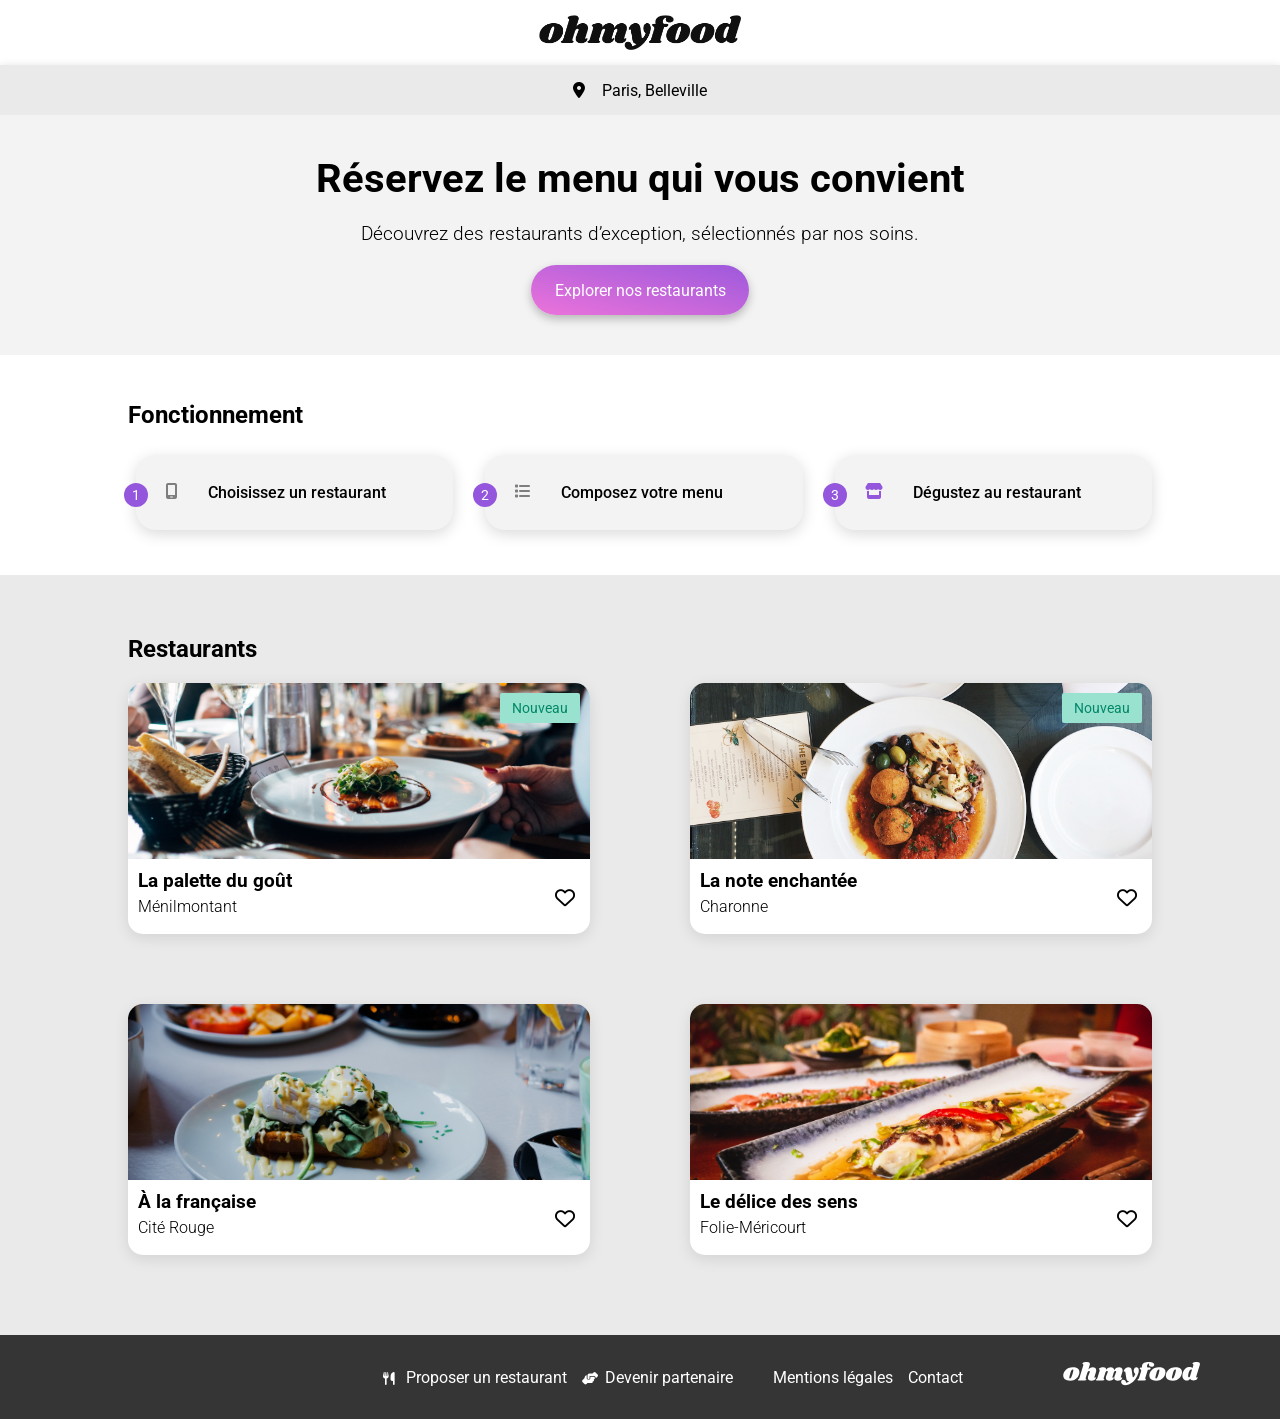
<file: index.html>
<!DOCTYPE html>

<html lang="fr">
    <head>
        <meta charset="utf-8">
        <meta http-equiv="X-UA-Compatible" content="IE=edge">
        <title>ohmyfood</title>
        <meta name="description" content="ohmyfood landing page">
        <meta name="viewport" content="width=device-width, initial-scale=1">
        <link rel="stylesheet" href="https://cdnjs.cloudflare.com/ajax/libs/font-awesome/6.2.1/css/all.min.css" integrity="sha512-MV7K8+y+gLIBoVD59lQIYicR65iaqukzvf/nwasF0nqhPay5w/9lJmVM2hMDcnK1OnMGCdVK+iQrJ7lzPJQd1w==" crossorigin="anonymous" referrerpolicy="no-referrer" />
        <link rel="preconnect" href="https://fonts.googleapis.com">
        <link rel="preconnect" href="https://fonts.gstatic.com" crossorigin>
        <link href="https://fonts.googleapis.com/css2?family=Inter:ital,opsz,wght@0,14..32,100..900;1,14..32,100..900&family=Manrope:wght@200..800&family=Montserrat:ital,wght@0,100..900;1,100..900&family=Shrikhand&display=swap" rel="stylesheet">
        <link rel="preconnect" href="https://fonts.googleapis.com">
        <link rel="preconnect" href="https://fonts.gstatic.com" crossorigin>
        <link href="https://fonts.googleapis.com/css2?family=Inter:ital,opsz,wght@0,14..32,100..900;1,14..32,100..900&family=Manrope:wght@200..800&family=Montserrat:ital,wght@0,100..900;1,100..900&family=Roboto:ital,wght@0,100..900;1,100..900&family=Shrikhand&display=swap" rel="stylesheet">
        <link rel="stylesheet" href="assets/style.css">
    </head>
    <body>
        <div class="loader">
            <span class="loader__square"></span>
            <span class="loader__square"></span>
            <span class="loader__square"></span>
        </div>
        <div class="wrapper">
            <header class="header">
                <div class="header__logo">
                    <img class="header__logo-img" src="assets/images/logo/ohmyfood.png" alt="ohmyfood logo">
                </div>
            </header>
            <main class="main">
                <section class="location">
                    <i class="fa-solid fa-location-dot"></i>
                    <p>Paris, Belleville</p>
                </section>
                <section class="explore">
                    <h1 class="explore__title">Réservez le menu qui vous convient</h1>
                    <p class="explore__subtitle">Découvrez des restaurants d’exception, sélectionnés par nos soins.</p>
                    <a class="explore__button" href="#restaurants-section">Explorer nos restaurants</a>
                </section>
                <section class="steps">
                    <div class="steps__content">
                        <h2 class="steps__title">Fonctionnement</h2>
                        <div class="steps__wrapper">
                            <div class="steps__box">
                                <span class="steps__box-number">1</span>
                                <i class="fa-solid fa-mobile-screen steps__box-icon"></i>
                                <p class="steps__box-text">Choisissez un restaurant</p>
                            </div>
                            <div class="steps__box">
                                <span class="steps__box-number">2</span>
                                <i class="fa-solid fa-list steps__box-icon"></i>
                                <p class="steps__box-text">Composez votre menu</p>
                            </div>
                            <div class="steps__box">
                                <span class="steps__box-number">3</span>
                                <i class="fa-solid fa-store steps__box-icon steps__box-purple"></i>
                                <p class="steps__box-text">Dégustez au restaurant</p>
                            </div>
                        </div>
                    </div>
                </section>
                <section class="restaurants">
                    <div class="restaurant__wrapper">
                        <h2 class="restaurants__title" id="restaurants-section">Restaurants</h2>
                        <div class="restaurants__cards-container">
                            <div class="restaurants__wrapper">
                                <a href="restaurants/palette_du_gout.html">
                                    <article class="restaurants__cards">
                                        <div class="restaurants__cards-img-container">
                                            <img class="restaurants__cards-img" src="assets/images/restaurants/jay-wennington-N_Y88TWmGwA-unsplash.jpg" alt="photo du restaurant La Palette du Gout">
                                            <div class="restaurants__cards-new">
                                                <p>Nouveau</p>
                                            </div>
                                        </div>
                                        <div class="restaurants__cards-text-container">
                                            <div>
                                                <h3 class="restaurants__cards-title">La palette du goût</h3>
                                                <h4 class="restaurants__cards-location">Ménilmontant</h4>
                                            </div>
                                        </div>
                                    </article>
                                </a>
                                <label class="restaurant__checkbox">
                                    <input type="checkbox">
                                    <i class="fa-regular fa-heart restaurants__cards-heart"></i>
                                </label>
                            </div>
                            <div class="restaurants__wrapper">
                                <a href="restaurants/la_note_enchantée.html">
                                    <article class="restaurants__cards">
                                        <div class="restaurants__cards-img-container">
                                            <img class="restaurants__cards-img" src="assets/images/restaurants/stil-u2Lp8tXIcjw-unsplash.jpg" alt="photo du restaurant La Note Enchantée">
                                            <div class="restaurants__cards-new">
                                                <p>Nouveau</p>
                                            </div>
                                        </div>
                                        <div class="restaurants__cards-text-container">
                                            <div>
                                                <h3 class="restaurants__cards-title">La note enchantée</h3>
                                                <h4 class="restaurants__cards-location">Charonne</h4>
                                            </div>
                                        </div>
                                    </article>
                                </a>
                                <label class="restaurant__checkbox">
                                    <input type="checkbox">
                                    <i class="fa-regular fa-heart restaurants__cards-heart"></i>
                                </label>
                            </div>
                            <div class="restaurants__wrapper">
                                <a href="restaurants/a_la_française.html">
                                    <article class="restaurants__cards">
                                        <div class="restaurants__cards-img-container">
                                            <img class="restaurants__cards-img" src="assets/images/restaurants/toa-heftiba-DQKerTsQwi0-unsplash.jpg" alt="photo du restaurant A la Française">
                                        </div> 
                                        <div class="restaurants__cards-text-container">
                                            <div>
                                                <h3 class="restaurants__cards-title">À la française</h3>
                                                <h4 class="restaurants__cards-location">Cité Rouge</h4>
                                            </div>
                                        </div>
                                    </article>
                                </a>
                                <label class="restaurant__checkbox">
                                    <input type="checkbox">
                                    <i class="fa-regular fa-heart restaurants__cards-heart"></i>
                                </label>
                            </div>
                            <div class="restaurants__wrapper">
                                <a href="restaurants/le_délice_des_sens.html">
                                    <article class="restaurants__cards">
                                        <div class="restaurants__cards-img-container">
                                            <img class="restaurants__cards-img" src="assets/images/restaurants/louis-hansel-shotsoflouis-qNBGVyOCY8Q-unsplash.jpg" alt="photo du restaurant Le délice des sens">
                                        </div>
                                        <div class="restaurants__cards-text-container">
                                            <div>
                                                <h3 class="restaurants__cards-title">Le délice des sens</h3>
                                                <h4 class="restaurants__cards-location">Folie-Méricourt</h4>
                                            </div>
                                        </div>
                                    </article>
                                </a>
                                <label class="restaurant__checkbox">
                                    <input type="checkbox">
                                    <i class="fa-regular fa-heart restaurants__cards-heart"></i>
                                </label>
                            </div>
                        </div>
                        
                    </div>
                </section>
            </main>

            <footer class="footer">
                <div class="footer__logo">
                    <svg width="196" height="34" viewBox="0 0 196 34" fill="none" xmlns="http://www.w3.org/2000/svg">
                        <path d="M13.932 7.956C17.196 7.956 19.596 8.61599 21.132 9.936C22.692 11.256 23.472 12.984 23.472 15.12C23.472 15.84 23.376 16.644 23.184 17.532C22.728 19.5 21.876 21.228 20.628 22.716C19.38 24.18 17.844 25.32 16.02 26.136C14.22 26.928 12.264 27.324 10.152 27.324C6.81599 27.324 4.34399 26.664 2.73599 25.344C1.15199 24 0.359985 22.224 0.359985 20.016C0.359985 19.272 0.455985 18.444 0.647985 17.532C1.10399 15.66 1.96799 14.004 3.23999 12.564C4.53599 11.1 6.10799 9.972 7.95599 9.18C9.82799 8.364 11.82 7.956 13.932 7.956ZM13.824 11.16C13.32 11.16 12.78 11.616 12.204 12.528C11.652 13.416 10.992 15.108 10.224 17.604C9.45599 20.1 9.07199 21.852 9.07199 22.86C9.07199 23.388 9.15599 23.748 9.32399 23.94C9.49199 24.108 9.71999 24.192 10.008 24.192C10.512 24.24 11.028 23.808 11.556 22.896C12.108 21.984 12.792 20.208 13.608 17.568C14.352 15.24 14.724 13.548 14.724 12.492C14.724 11.988 14.64 11.64 14.472 11.448C14.328 11.256 14.112 11.16 13.824 11.16Z" fill="currentColor"/>
                        <path d="M44.9899 22.032C44.9419 22.128 44.9179 22.272 44.9179 22.464C44.9179 22.632 44.9539 22.764 45.0259 22.86C45.1219 22.956 45.2419 23.004 45.3859 23.004C45.6739 23.004 45.9139 22.884 46.1059 22.644C46.3219 22.38 46.4659 22.248 46.5379 22.248C46.6579 22.248 46.7539 22.332 46.8259 22.5C46.8979 22.644 46.9339 22.824 46.9339 23.04C46.9579 23.736 46.7299 24.42 46.2499 25.092C45.7699 25.74 45.0619 26.28 44.1259 26.712C43.2139 27.12 42.1099 27.324 40.8139 27.324C39.2299 27.324 37.9699 26.964 37.0339 26.244C36.0979 25.5 35.6179 24.516 35.5939 23.292C35.5939 22.404 35.8099 21.408 36.2419 20.304L38.2219 15.12C38.3419 14.808 38.4019 14.556 38.4019 14.364C38.4019 14.052 38.2939 13.812 38.0779 13.644C37.8859 13.452 37.6459 13.356 37.3579 13.356C36.9019 13.356 36.4339 13.572 35.9539 14.004C35.4979 14.412 35.1259 15.084 34.8379 16.02V15.948L32.5699 23.256C32.4979 23.544 32.4619 23.796 32.4619 24.012C32.4619 24.324 32.5219 24.576 32.6419 24.768C32.7619 24.936 32.9299 25.104 
                            33.1459 25.272C33.3139 25.44 33.4339 25.584 33.5059 25.704C33.5779 25.8 33.5899 25.932 33.5419 26.1C33.4219 26.412 33.1819 26.64 32.8219 26.784C32.4619 26.928 31.9099 27 31.1659 27H22.9579C22.3339 27 21.8779 26.904 21.5899 26.712C21.3019 26.496 21.2059 26.22 21.3019 25.884C21.3979 25.596 21.6499 25.344 22.0579 25.128C22.4179 24.936 22.7179 24.708 22.9579 24.444C23.1979 24.18 23.4019 23.76 23.5699 23.184L29.0419 5.22C29.1139 5.004 29.1499 4.824 29.1499 4.68C29.1499 4.416 29.0779 4.2 28.9339 4.032C28.8139 3.864 28.6459 3.696 28.4299 3.528C28.1899 3.336 28.0099 3.168 27.8899 3.024C27.7939 2.88 27.7819 2.688 27.8539 2.448C27.9979 1.896 28.7539 1.416 30.1219 1.00799C31.4899 0.599996 32.9179 0.395996 34.4059 0.395996C35.7979 0.395996 36.8179 0.659996 37.4659 1.188C38.1379 1.716 38.4739 2.436 38.4739 3.348C38.4739 3.876 38.3899 4.392 38.2219 4.896L36.2779 11.232C37.2139 10.008 38.1979 9.156 39.2299 8.676C40.2859 8.196 41.4259 7.956 42.6499 7.956C44.1139 7.956 45.2899 8.4 
                            46.1779 9.288C47.0899 10.176 47.5459 11.328 47.5459 12.744C47.5459 13.488 47.4259 14.22 47.1859 14.94L44.9899 22.032Z" fill="currentColor"/>
                        <path d="M82.7165 22.032C82.6685 22.128 82.6445 22.272 82.6445 22.464C82.6445 22.632 82.6805 22.764 82.7525 22.86C82.8485 22.956 82.9685 23.004 83.1125 23.004C83.4005 23.004 83.6405 22.884 83.8325 22.644C84.0485 22.38 84.1925 22.248 84.2645 22.248C84.3845 22.248 84.4805 22.332 84.5525 22.5C84.6245 22.644 84.6605 22.824 84.6605 23.04C84.6845 23.736 84.4565 24.42 83.9765 25.092C83.4965 25.74 82.7885 26.28 81.8525 26.712C80.9405 27.12 79.8365 27.324 78.5405 27.324C76.9565 27.324 75.6965 26.964 74.7605 26.244C73.8245 25.5 73.3445 24.516 73.3205 23.292C73.3205 22.404 73.5365 21.408 73.9685 20.304L75.9485 15.12C76.0685 14.808 76.1285 14.556 76.1285 14.364C76.1285 14.052 76.0205 13.812 75.8045 13.644C75.6125 13.452 75.3725 13.356 75.0845 13.356C74.6765 13.356 74.2565 13.536 73.8245 13.896C73.3925 14.256 73.0085 14.82 72.6725 15.588L70.6925 22.032C70.6445 22.128 70.6205 22.272 70.6205 22.464C70.6205 22.632 70.6565 22.764 70.7285 22.86C70.8245 22.956 70.9445 23.004 71.0885 23.004C71.3765 
                            23.004 71.6165 22.884 71.8085 22.644C72.0245 22.38 72.1685 22.248 72.2405 22.248C72.3605 22.248 72.4565 22.332 72.5285 22.5C72.6005 22.644 72.6365 22.824 72.6365 23.04C72.6605 23.736 72.4325 24.42 71.9525 25.092C71.4725 25.74 70.7645 26.28 69.8285 26.712C68.9165 27.12 67.8125 27.324 66.5165 27.324C64.9325 27.324 63.6725 26.964 62.7365 26.244C61.8005 25.5 61.3205 24.516 61.2965 23.292C61.2965 22.404 61.5125 21.408 61.9445 20.304L63.9245 15.12C64.0445 14.808 64.1045 14.556 64.1045 14.364C64.1045 14.052 63.9965 13.812 63.7805 13.644C63.5885 13.452 63.3485 13.356 63.0605 13.356C62.6525 13.356 62.2325 13.536 61.8005 13.896C61.3685 14.232 61.0085 14.784 60.7205 15.552L58.3445 23.256C58.2485 23.52 58.2005 23.772 58.2005 24.012C58.2005 24.3 58.2605 24.54 58.3805 24.732C58.5005 24.9 58.6685 25.08 58.8845 25.272C59.0525 25.416 59.1725 25.548 59.2445 25.668C59.3165 25.788 59.3285 25.932 59.2805 26.1C59.1845 26.412 58.9565 26.64 58.5965 26.784C58.2365 26.928 57.6725 27 56.9045 27H48.6965C48.0725 
                            27 47.6285 26.904 47.3645 26.712C47.0765 26.496 46.9685 26.22 47.0405 25.884C47.1365 25.596 47.3885 
                            25.344 47.7965 25.128C48.1565 24.936 48.4565 24.708 48.6965 24.444C48.9365 24.18 49.1405 23.76 49.3085 23.184L52.5125 12.78C52.5605 12.66 52.5845 12.492 52.5845 12.276C52.5845 12.012 52.5245 11.808 52.4045 11.664C52.3085 11.52 52.1405 11.34 51.9005 11.124C51.6605 10.932 51.4925 10.764 51.3965 10.62C51.3005 10.476 51.2885 10.284 51.3605 10.044C51.5045 9.492 52.2605 9.012 53.6285 8.604C54.9965 8.172 56.4245 7.956 57.9125 7.956C59.0885 7.956 60.0125 8.28 60.6845 8.928C61.3805 9.576 61.7165 10.464 61.6925 11.592C62.6765 10.224 63.7085 9.276 64.7885 8.748C65.8925 8.22 67.0805 7.956 68.3525 7.956C69.7445 7.956 70.8725 8.364 71.7365 9.18C72.6245 9.972 73.1165 11.016 73.2125 12.312C74.2445 10.68 75.3485 9.552 76.5245 8.928C77.7005 8.28 78.9845 7.956 80.3765 7.956C81.8405 7.956 83.0165 8.4 83.9045 9.288C84.8165 10.176 85.2725 11.328 85.2725 12.744C85.2725 13.488 85.1525 14.22 84.9125 14.94L82.7165 22.032Z" fill="currentColor"/>
                        <path d="M104.932 7.956C105.988 7.956 106.828 8.388 107.452 9.252C108.1 10.092 108.424 11.244 108.424 12.708C108.424 13.98 108.196 15.348 107.74 16.812C106.852 19.764 105.424 22.548 103.456 25.164C101.512 27.78 99.2675 29.88 96.7235 31.464C94.2035 33.048 91.6836 33.84 89.1636 33.84C87.9156 33.84 86.8355 33.624 85.9235 33.192C85.0355 32.76 84.3635 32.184 83.9075 31.464C83.4275 30.744 83.1875 29.976 83.1875 29.16C83.1875 28.8 83.2475 28.404 83.3675 27.972C83.5835 27.3 83.9435 26.784 84.4475 26.424C84.9515 26.064 85.5516 25.884 86.2476 25.884C87.3516 25.884 88.2515 26.256 88.9475 27C89.6675 27.768 90.1236 28.812 90.3156 30.132C91.8516 30.06 93.2675 29.4 94.5635 28.152C93.3395 27.936 92.4275 27.528 91.8275 26.928C91.2515 26.304 90.8555 25.344 90.6395 24.048L89.1995 15.228C89.1275 14.772 89.0195 14.46 88.8755 14.292C88.7555 14.1 88.5876 14.004 88.3716 14.004C88.2036 14.004 87.9995 14.088 87.7595 14.256C87.5435 14.424 87.3875 14.508 87.2915 14.508C87.0995 14.508 87.0035 14.304 87.0035 13.896C87.0035 
                            13.56 87.0635 13.2 87.1835 12.816C87.6155 11.448 88.4196 10.296 89.5956 9.36C90.7716 8.4 92.1395 7.92 93.6995 7.92C95.2355 7.92 96.3635 8.376 97.0835 9.288C97.8275 10.2 98.3076 11.604 98.5236 13.5L99.6035 21.42C99.6755 22.02 99.8915 22.32 100.252 22.32C100.684 22.32 101.188 21.936 101.764 21.168C102.34 20.376 102.904 19.26 103.456 17.82C102.736 17.172 102.184 16.428 101.8 15.588C101.416 14.748 101.224 13.848 101.224 12.888C101.224 12.144 101.32 11.472 101.512 10.872C101.8 9.912 102.244 9.192 102.844 8.712C103.468 8.208 104.164 7.956 104.932 7.956Z" fill="currentColor"/>
                        <path d="M122.864 0.395996C125.432 0.395996 127.352 0.791996 128.624 1.584C129.92 2.352 130.568 3.3 130.568 4.428C130.568 5.34 130.184 6.048 129.416 6.552C128.672 7.032 127.688 7.272 126.464 7.272C125.336 7.272 124.46 6.996 123.836 6.444C123.212 5.892 122.9 5.208 122.9 4.392C122.9 3.888 123.056 3.36 123.368 2.808C122.648 2.808 122.048 2.988 121.568 3.348C121.088 3.684 120.716 4.272 120.452 5.112C120.308 5.64 120.236 6.132 120.236 6.588C120.236 7.164 120.332 7.62 120.524 7.956C120.74 8.268 121.04 8.424 121.424 8.424H123.548C124.796 8.424 125.42 8.808 125.42 9.576C125.42 9.672 125.396 9.816 125.348 10.008C125.204 10.536 124.904 10.932 124.448 11.196C124.016 11.46 123.356 11.592 122.468 11.592H121.388L117.824 23.256C117.752 23.544 117.716 23.796 117.716 24.012C117.716 24.324 117.776 24.576 117.896 24.768C118.016 24.936 118.184 25.104 118.4 25.272C118.568 25.44 118.688 25.584 118.76 25.704C118.832 25.8 118.844 25.932 118.796 26.1C118.676 26.412 118.436 26.64 118.076 26.784C117.716 26.928 117.164 27 116.42 
                            27H108.212C107.588 27 107.132 26.904 106.844 26.712C106.556 26.496 106.46 26.22 106.556 25.884C106.652 25.596 106.904 25.344 107.312 25.128C107.672 24.936 107.972 24.708 108.212 24.444C108.452 24.18 108.656 23.76 108.824 23.184L111.632 13.968C111.752 13.608 111.812 13.236 111.812 12.852C111.812 12.372 111.704 12 111.488 11.736C111.296 11.448 110.996 11.136 110.588 10.8C110.324 10.584 110.12 10.404 109.976 10.26C109.856 10.092 109.796 9.9 109.796 9.684C109.772 9.228 109.928 8.904 110.264 8.712C110.624 8.52 111.296 8.424 112.28 8.424H113.18C113.012 7.824 112.928 7.224 112.928 6.624C112.928 6.024 113.036 5.4 113.252 4.752C113.708 3.528 114.68 2.496 116.168 1.65599C117.68 0.815996 119.912 0.395996 122.864 0.395996Z" fill="currentColor"/>
                        <path d="M137.084 7.956C140.348 7.956 142.748 8.61599 144.284 9.936C145.844 11.256 146.624 12.984 146.624 15.12C146.624 15.84 146.528 16.644 146.336 17.532C145.88 19.5 145.028 21.228 143.78 22.716C142.532 24.18 140.996 25.32 139.172 26.136C137.372 26.928 135.416 27.324 133.304 27.324C129.968 27.324 127.496 26.664 125.888 25.344C124.304 24 123.512 22.224 123.512 20.016C123.512 19.272 123.608 18.444 123.8 17.532C124.256 15.66 125.12 14.004 126.392 12.564C127.688 11.1 129.26 9.972 131.108 9.18C132.98 8.364 134.972 7.956 137.084 7.956ZM136.976 11.16C136.472 11.16 135.932 11.616 135.356 12.528C134.804 13.416 134.144 15.108 133.376 17.604C132.608 20.1 132.224 21.852 132.224 22.86C132.224 23.388 132.308 23.748 132.476 23.94C132.644 24.108 132.872 24.192 133.16 24.192C133.664 24.24 134.18 23.808 134.708 22.896C135.26 21.984 135.944 20.208 136.76 17.568C137.504 15.24 137.876 13.548 137.876 12.492C137.876 11.988 137.792 11.64 137.624 11.448C137.48 11.256 137.264 11.16 136.976 11.16Z" fill="currentColor"/>
                        <path d="M160.709 7.956C163.973 7.956 166.373 8.61599 167.909 9.936C169.469 11.256 170.249 12.984 170.249 15.12C170.249 15.84 170.153 16.644 169.961 17.532C169.505 19.5 168.653 21.228 167.405 22.716C166.157 24.18 164.621 25.32 162.797 26.136C160.997 26.928 159.041 27.324 156.929 27.324C153.593 27.324 151.121 26.664 149.513 25.344C147.929 24 147.137 22.224 147.137 20.016C147.137 19.272 147.233 18.444 147.425 17.532C147.881 15.66 148.745 14.004 150.017 12.564C151.313 11.1 152.885 9.972 154.733 9.18C156.605 8.364 158.597 7.956 160.709 7.956ZM160.601 11.16C160.097 11.16 159.557 11.616 158.981 12.528C158.429 13.416 157.769 15.108 157.001 17.604C156.233 20.1 155.849 21.852 155.849 22.86C155.849 23.388 155.933 23.748 156.101 23.94C156.269 24.108 156.497 24.192 156.785 24.192C157.289 24.24 157.805 23.808 158.333 22.896C158.885 21.984 159.569 20.208 160.385 17.568C161.129 15.24 161.501 13.548 161.501 12.492C161.501 11.988 161.417 11.64 161.249 11.448C161.105 11.256 160.889 11.16 160.601 11.16Z" fill="currentColor"/>
                        <path d="M190.526 21.816C190.478 22.008 190.454 22.14 190.454 22.212C190.454 22.38 190.502 22.512 190.598 22.608C190.694 22.704 190.814 22.752 190.958 22.752C191.246 22.752 191.486 22.632 191.678 22.392C191.894 22.128 192.038 21.996 192.11 21.996C192.23 21.996 192.326 22.08 192.398 22.248C192.47 22.416 192.506 22.608 192.506 22.824C192.53 23.472 192.278 24.132 191.75 24.804C191.246 25.476 190.562 26.028 189.698 26.46C188.834 26.892 187.898 27.108 186.89 27.108C185.69 27.108 184.646 26.88 183.758 26.424C182.87 25.968 182.258 25.368 181.922 24.624C181.274 25.464 180.53 26.088 179.69 26.496C178.85 26.904 177.962 27.108 177.026 27.108C175.922 27.108 174.89 26.832 173.93 26.28C172.994 25.728 172.238 24.948 171.662 23.94C171.11 22.908 170.834 21.744 170.834 20.448C170.834 18.264 171.242 16.212 172.058 14.292C172.898 12.348 174.062 10.788 175.55 9.612C177.038 8.412 178.73 7.812 180.626 7.812C181.658 7.812 182.534 7.932 183.254 8.172C183.998 8.412 184.67 8.772 185.27 9.252L186.494 5.22C186.566 5.004 186.602 4.824 186.602 
                            4.68C186.602 4.416 186.53 4.2 186.386 4.032C186.266 3.864 186.098 3.696 185.882 3.528C185.642 3.336 185.462 3.168 185.342 3.024C185.246 2.88 185.234 2.688 185.306 2.448C185.45 1.896 186.206 1.416 187.574 1.00799C188.942 0.599996 190.37 0.395996 191.858 0.395996C193.25 0.395996 194.27 0.659996 194.918 1.188C195.59 1.716 195.926 2.436 195.926 3.348C195.926 3.876 195.842 4.392 195.674 4.896L190.526 21.816ZM184.514 11.7C184.13 11.364 183.71 11.196 183.254 11.196C182.558 11.196 181.874 11.712 181.202 12.744C180.53 13.776 179.99 15.024 179.582 16.488C179.174 17.952 178.982 19.272 179.006 20.448C179.006 21.768 179.438 22.428 180.302 22.428C180.614 22.428 180.878 22.308 181.094 22.068C181.31 21.804 181.514 21.384 181.706 20.808L184.514 11.7Z" fill="currentColor"/>
                    </svg>
                </div>
                <ul class="footer__list">
                    <li class="footer__item">
                        <div class="footer__item-container">
                            <i class="footer__item-icon fa-solid fa-utensils"></i>
                        </div>
                        Proposer un restaurant
                    </li>
                    <li class="footer__item">
                        <div class="footer__item-container">
                            <i class="footer__item-icon fa-solid fa-handshake-angle"></i>
                        </div>
                        Devenir partenaire
                    </li> 
                </ul>
                <ul class="footer__list">
                    <li class="footer__item">Mentions légales</li>
                    <li class="footer__item"><a href="mailto:contact@example.fr">Contact</a></li>
                </ul>
            </footer>
        </div>
    </body>
</html>
</file>
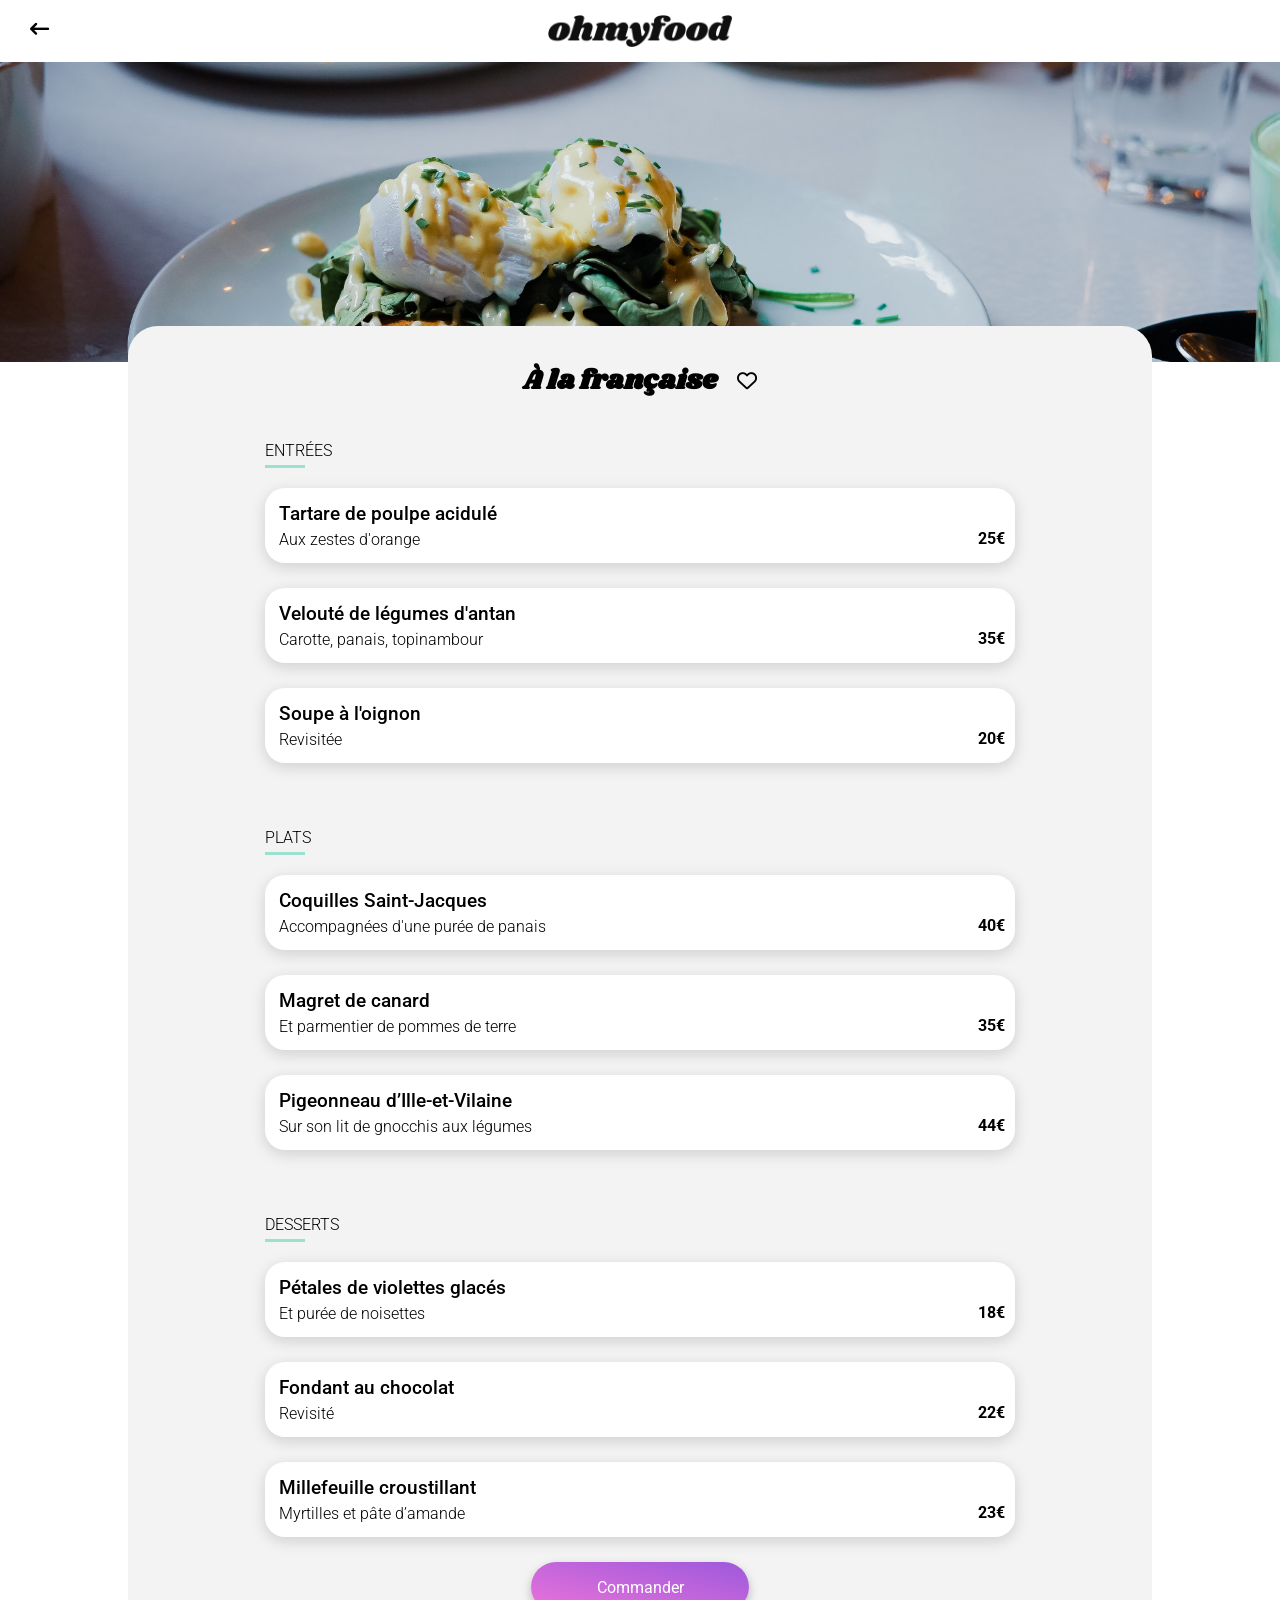
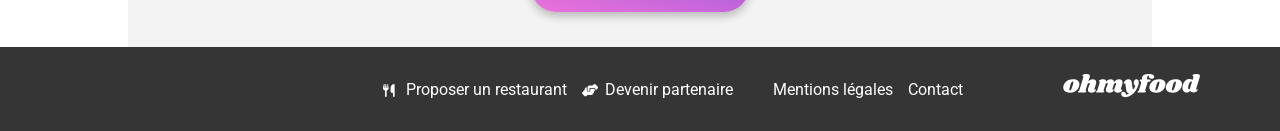
<file: restaurants/a_la_française.html>
<!DOCTYPE html>

<html lang="fr">
    <head>
        <meta charset="utf-8">
        <meta http-equiv="X-UA-Compatible" content="IE=edge">
        <title>ohmyfood - La palette du gout</title>
        <meta name="description" content="carte du restaurant La palette du gout sur ohmyfood">
        <meta name="viewport" content="width=device-width, initial-scale=1">
        <link rel="stylesheet" href="https://cdnjs.cloudflare.com/ajax/libs/font-awesome/6.2.1/css/all.min.css" integrity="sha512-MV7K8+y+gLIBoVD59lQIYicR65iaqukzvf/nwasF0nqhPay5w/9lJmVM2hMDcnK1OnMGCdVK+iQrJ7lzPJQd1w==" crossorigin="anonymous" referrerpolicy="no-referrer" />
        <link rel="preconnect" href="https://fonts.googleapis.com">
        <link rel="preconnect" href="https://fonts.gstatic.com" crossorigin>
        <link href="https://fonts.googleapis.com/css2?family=Inter:ital,opsz,wght@0,14..32,100..900;1,14..32,100..900&family=Manrope:wght@200..800&family=Montserrat:ital,wght@0,100..900;1,100..900&family=Shrikhand&display=swap" rel="stylesheet">
        <link rel="preconnect" href="https://fonts.googleapis.com">
        <link rel="preconnect" href="https://fonts.gstatic.com" crossorigin>
        <link href="https://fonts.googleapis.com/css2?family=Inter:ital,opsz,wght@0,14..32,100..900;1,14..32,100..900&family=Manrope:wght@200..800&family=Montserrat:ital,wght@0,100..900;1,100..900&family=Roboto:ital,wght@0,100..900;1,100..900&family=Shrikhand&display=swap" rel="stylesheet">
        <link rel="stylesheet" href="../assets/style.css">
    </head>
    <body class="body">
        <header class="restaurant-header">
                <a href="../index.html"><i class="fa-solid fa-arrow-left-long restaurant-header__icon"></i></a>
                <img class="restaurant-header__logo" src="../assets/images/logo/ohmyfood.png" alt="ohmyfood logo">
        </header>
        <main class="main__restaurant">
            <div class="menu__img">
                <img src="../assets/images/restaurants/toa-heftiba-DQKerTsQwi0-unsplash.jpg" alt="photo du restaurant">
            </div>
            <div id="wrapper">
                <div class="menu">
                    <div class="restaurant">
                        <h1 class="restaurant__name">À la française</h1>
                        <label class="restaurant__checkbox">
                            <input type="checkbox">
                            <i class="fa-regular fa-heart restaurant__icon"></i>
                        </label>
                    </div>
                    <div class="menu__wrapper">
                        <section class="menu__section">
                            <h2 class="menu__title">Entrées</h2>
                            <span class="menu__bar"></span>
                            <label class="menu__label">
                                <input type="checkbox">
                                <span class="menu__dish">
                                    <span class="menu__dish-text">
                                        <span class="menu__dish-name">Tartare de poulpe acidulé</span>
                                        <span class="menu__dish-description">Aux zestes d'orange</span> 
                                    </span>
                                    <span class="menu__dish-animation">
                                        <span class="menu__dish-price">25€</span>
                                        <span class="menu__dish-check">
                                            <span class="menu__dish-check-icon">
                                                <i class="fa-solid fa-circle-check"></i>
                                            </span>
                                        </span>
                                    </span>
                                </span>
                            </label>
                            <label class="menu__label">
                                <input type="checkbox">
                                <span class="menu__dish">
                                    <span class="menu__dish-text">
                                        <span class="menu__dish-name">Velouté de légumes d'antan</span>
                                        <span class="menu__dish-description">Carotte, panais, topinambour</span> 
                                    </span>
                                    <span class="menu__dish-animation">
                                        <span class="menu__dish-price">35€</span>
                                        <span class="menu__dish-check">
                                            <span class="menu__dish-check-icon">
                                                <i class="fa-solid fa-circle-check"></i>
                                            </span>
                                        </span>
                                    </span>
                                </span>
                            </label>
                            <label class="menu__label">
                                <input type="checkbox">
                                <span class="menu__dish">
                                    <span class="menu__dish-text">
                                        <span class="menu__dish-name">Soupe à l'oignon</span>
                                        <span class="menu__dish-description">Revisitée</span> 
                                    </span>
                                    <span class="menu__dish-animation">
                                        <span class="menu__dish-price">20€</span>
                                        <span class="menu__dish-check">
                                            <span class="menu__dish-check-icon">
                                                <i class="fa-solid fa-circle-check"></i>
                                            </span>
                                        </span>
                                    </span>
                                </span>
                            </label> 
                        </section>
                        <section class="menu__section">
                            <h2 class="menu__title">Plats</h2>
                            <span class="menu__bar"></span>
                            <label class="menu__label">
                                <input type="checkbox">
                                <span class="menu__dish">
                                    <span class="menu__dish-text">
                                        <span class="menu__dish-name">Coquilles Saint-Jacques</span>
                                        <span class="menu__dish-description">Accompagnées d'une purée de panais</span> 
                                    </span>
                                    <span class="menu__dish-animation">
                                        <span class="menu__dish-price">40€</span>
                                        <span class="menu__dish-check">
                                            <span class="menu__dish-check-icon">
                                                <i class="fa-solid fa-circle-check"></i>
                                            </span>
                                        </span>
                                    </span>
                                </span>
                            </label>
                            <label class="menu__label">
                                <input type="checkbox">
                                <span class="menu__dish">
                                    <span class="menu__dish-text">
                                        <span class="menu__dish-name">Magret de canard</span>
                                        <span class="menu__dish-description">Et parmentier de pommes de terre</span> 
                                    </span>
                                    <span class="menu__dish-animation">
                                        <span class="menu__dish-price">35€</span>
                                        <span class="menu__dish-check">
                                            <span class="menu__dish-check-icon">
                                                <i class="fa-solid fa-circle-check"></i>
                                            </span>
                                        </span>
                                    </span>
                                </span>
                            </label>
                            <label class="menu__label">
                                <input type="checkbox">
                                <span class="menu__dish">
                                    <span class="menu__dish-text">
                                        <span class="menu__dish-name">Pigeonneau d’Ille-et-Vilaine</span>
                                        <span class="menu__dish-description">Sur son lit de gnocchis aux légumes</span> 
                                    </span>
                                    <span class="menu__dish-animation">
                                        <span class="menu__dish-price">44€</span>
                                        <span class="menu__dish-check">
                                            <span class="menu__dish-check-icon">
                                                <i class="fa-solid fa-circle-check"></i>
                                            </span>
                                        </span>
                                    </span>
                                </span>
                            </label>
                        </section>
                        <section class="menu__section">
                            <h2 class="menu__title">Desserts</h2>
                            <span class="menu__bar"></span>
                            <label class="menu__label">
                                <input type="checkbox">
                                <span class="menu__dish">
                                    <span class="menu__dish-text">
                                        <span class="menu__dish-name">Pétales de violettes glacés</span>
                                        <span class="menu__dish-description">Et purée de noisettes</span> 
                                    </span>
                                    <span class="menu__dish-animation">
                                        <span class="menu__dish-price">18€</span>
                                        <span class="menu__dish-check">
                                            <span class="menu__dish-check-icon">
                                                <i class="fa-solid fa-circle-check"></i>
                                            </span>
                                        </span>
                                    </span>
                                </span>
                            </label>
                            <label class="menu__label">
                                <input type="checkbox">
                                <span class="menu__dish">
                                    <span class="menu__dish-text">
                                        <span class="menu__dish-name">Fondant au chocolat</span>
                                        <span class="menu__dish-description">Revisité</span> 
                                    </span>
                                    <span class="menu__dish-animation">
                                        <span class="menu__dish-price">22€</span>
                                        <span class="menu__dish-check">
                                            <span class="menu__dish-check-icon">
                                                <i class="fa-solid fa-circle-check"></i>
                                            </span>
                                        </span>
                                    </span>
                                </span>
                            </label>
                            <label class="menu__label">
                                <input type="checkbox">
                                <span class="menu__dish">
                                    <span class="menu__dish-text">
                                        <span class="menu__dish-name">Millefeuille croustillant</span>
                                        <span class="menu__dish-description">Myrtilles et pâte d’amande</span> 
                                    </span>
                                    <span class="menu__dish-animation">
                                        <span class="menu__dish-price">23€</span>
                                        <span class="menu__dish-check">
                                            <span class="menu__dish-check-icon">
                                                <i class="fa-solid fa-circle-check"></i>
                                            </span>
                                        </span>
                                    </span>
                                </span>
                            </label>
                        </section>
                    </div>
                    <div class="menu__button">
                        <button>Commander</button> 
                    </div>
                </div>
            </div>
        </main>
        <footer class="footer">
            <div class="footer__logo">
                <svg width="196" height="34" viewBox="0 0 196 34" fill="none" xmlns="http://www.w3.org/2000/svg">
                    <path d="M13.932 7.956C17.196 7.956 19.596 8.61599 21.132 9.936C22.692 11.256 23.472 12.984 23.472 15.12C23.472 15.84 23.376 16.644 23.184 17.532C22.728 19.5 21.876 21.228 20.628 22.716C19.38 24.18 17.844 25.32 16.02 26.136C14.22 26.928 12.264 27.324 10.152 27.324C6.81599 27.324 4.34399 26.664 2.73599 25.344C1.15199 24 0.359985 22.224 0.359985 20.016C0.359985 19.272 0.455985 18.444 0.647985 17.532C1.10399 15.66 1.96799 14.004 3.23999 12.564C4.53599 11.1 6.10799 9.972 7.95599 9.18C9.82799 8.364 11.82 7.956 13.932 7.956ZM13.824 11.16C13.32 11.16 12.78 11.616 12.204 12.528C11.652 13.416 10.992 15.108 10.224 17.604C9.45599 20.1 9.07199 21.852 9.07199 22.86C9.07199 23.388 9.15599 23.748 9.32399 23.94C9.49199 24.108 9.71999 24.192 10.008 24.192C10.512 24.24 11.028 23.808 11.556 22.896C12.108 21.984 12.792 20.208 13.608 17.568C14.352 15.24 14.724 13.548 14.724 12.492C14.724 11.988 14.64 11.64 14.472 11.448C14.328 11.256 14.112 11.16 13.824 11.16Z" fill="currentColor"/>
                    <path d="M44.9899 22.032C44.9419 22.128 44.9179 22.272 44.9179 22.464C44.9179 22.632 44.9539 22.764 45.0259 22.86C45.1219 22.956 45.2419 23.004 45.3859 23.004C45.6739 23.004 45.9139 22.884 46.1059 22.644C46.3219 22.38 46.4659 22.248 46.5379 22.248C46.6579 22.248 46.7539 22.332 46.8259 22.5C46.8979 22.644 46.9339 22.824 46.9339 23.04C46.9579 23.736 46.7299 24.42 46.2499 25.092C45.7699 25.74 45.0619 26.28 44.1259 26.712C43.2139 27.12 42.1099 27.324 40.8139 27.324C39.2299 27.324 37.9699 26.964 37.0339 26.244C36.0979 25.5 35.6179 24.516 35.5939 23.292C35.5939 22.404 35.8099 21.408 36.2419 20.304L38.2219 15.12C38.3419 14.808 38.4019 14.556 38.4019 14.364C38.4019 14.052 38.2939 13.812 38.0779 13.644C37.8859 13.452 37.6459 13.356 37.3579 13.356C36.9019 13.356 36.4339 13.572 35.9539 14.004C35.4979 14.412 35.1259 15.084 34.8379 16.02V15.948L32.5699 23.256C32.4979 23.544 32.4619 23.796 32.4619 24.012C32.4619 24.324 32.5219 24.576 32.6419 24.768C32.7619 24.936 32.9299 25.104 
                        33.1459 25.272C33.3139 25.44 33.4339 25.584 33.5059 25.704C33.5779 25.8 33.5899 25.932 33.5419 26.1C33.4219 26.412 33.1819 26.64 32.8219 26.784C32.4619 26.928 31.9099 27 31.1659 27H22.9579C22.3339 27 21.8779 26.904 21.5899 26.712C21.3019 26.496 21.2059 26.22 21.3019 25.884C21.3979 25.596 21.6499 25.344 22.0579 25.128C22.4179 24.936 22.7179 24.708 22.9579 24.444C23.1979 24.18 23.4019 23.76 23.5699 23.184L29.0419 5.22C29.1139 5.004 29.1499 4.824 29.1499 4.68C29.1499 4.416 29.0779 4.2 28.9339 4.032C28.8139 3.864 28.6459 3.696 28.4299 3.528C28.1899 3.336 28.0099 3.168 27.8899 3.024C27.7939 2.88 27.7819 2.688 27.8539 2.448C27.9979 1.896 28.7539 1.416 30.1219 1.00799C31.4899 0.599996 32.9179 0.395996 34.4059 0.395996C35.7979 0.395996 36.8179 0.659996 37.4659 1.188C38.1379 1.716 38.4739 2.436 38.4739 3.348C38.4739 3.876 38.3899 4.392 38.2219 4.896L36.2779 11.232C37.2139 10.008 38.1979 9.156 39.2299 8.676C40.2859 8.196 41.4259 7.956 42.6499 7.956C44.1139 7.956 45.2899 8.4 
                        46.1779 9.288C47.0899 10.176 47.5459 11.328 47.5459 12.744C47.5459 13.488 47.4259 14.22 47.1859 14.94L44.9899 22.032Z" fill="currentColor"/>
                    <path d="M82.7165 22.032C82.6685 22.128 82.6445 22.272 82.6445 22.464C82.6445 22.632 82.6805 22.764 82.7525 22.86C82.8485 22.956 82.9685 23.004 83.1125 23.004C83.4005 23.004 83.6405 22.884 83.8325 22.644C84.0485 22.38 84.1925 22.248 84.2645 22.248C84.3845 22.248 84.4805 22.332 84.5525 22.5C84.6245 22.644 84.6605 22.824 84.6605 23.04C84.6845 23.736 84.4565 24.42 83.9765 25.092C83.4965 25.74 82.7885 26.28 81.8525 26.712C80.9405 27.12 79.8365 27.324 78.5405 27.324C76.9565 27.324 75.6965 26.964 74.7605 26.244C73.8245 25.5 73.3445 24.516 73.3205 23.292C73.3205 22.404 73.5365 21.408 73.9685 20.304L75.9485 15.12C76.0685 14.808 76.1285 14.556 76.1285 14.364C76.1285 14.052 76.0205 13.812 75.8045 13.644C75.6125 13.452 75.3725 13.356 75.0845 13.356C74.6765 13.356 74.2565 13.536 73.8245 13.896C73.3925 14.256 73.0085 14.82 72.6725 15.588L70.6925 22.032C70.6445 22.128 70.6205 22.272 70.6205 22.464C70.6205 22.632 70.6565 22.764 70.7285 22.86C70.8245 22.956 70.9445 23.004 71.0885 23.004C71.3765 
                        23.004 71.6165 22.884 71.8085 22.644C72.0245 22.38 72.1685 22.248 72.2405 22.248C72.3605 22.248 72.4565 22.332 72.5285 22.5C72.6005 22.644 72.6365 22.824 72.6365 23.04C72.6605 23.736 72.4325 24.42 71.9525 25.092C71.4725 25.74 70.7645 26.28 69.8285 26.712C68.9165 27.12 67.8125 27.324 66.5165 27.324C64.9325 27.324 63.6725 26.964 62.7365 26.244C61.8005 25.5 61.3205 24.516 61.2965 23.292C61.2965 22.404 61.5125 21.408 61.9445 20.304L63.9245 15.12C64.0445 14.808 64.1045 14.556 64.1045 14.364C64.1045 14.052 63.9965 13.812 63.7805 13.644C63.5885 13.452 63.3485 13.356 63.0605 13.356C62.6525 13.356 62.2325 13.536 61.8005 13.896C61.3685 14.232 61.0085 14.784 60.7205 15.552L58.3445 23.256C58.2485 23.52 58.2005 23.772 58.2005 24.012C58.2005 24.3 58.2605 24.54 58.3805 24.732C58.5005 24.9 58.6685 25.08 58.8845 25.272C59.0525 25.416 59.1725 25.548 59.2445 25.668C59.3165 25.788 59.3285 25.932 59.2805 26.1C59.1845 26.412 58.9565 26.64 58.5965 26.784C58.2365 26.928 57.6725 27 56.9045 27H48.6965C48.0725 
                        27 47.6285 26.904 47.3645 26.712C47.0765 26.496 46.9685 26.22 47.0405 25.884C47.1365 25.596 47.3885 
                        25.344 47.7965 25.128C48.1565 24.936 48.4565 24.708 48.6965 24.444C48.9365 24.18 49.1405 23.76 49.3085 23.184L52.5125 12.78C52.5605 12.66 52.5845 12.492 52.5845 12.276C52.5845 12.012 52.5245 11.808 52.4045 11.664C52.3085 11.52 52.1405 11.34 51.9005 11.124C51.6605 10.932 51.4925 10.764 51.3965 10.62C51.3005 10.476 51.2885 10.284 51.3605 10.044C51.5045 9.492 52.2605 9.012 53.6285 8.604C54.9965 8.172 56.4245 7.956 57.9125 7.956C59.0885 7.956 60.0125 8.28 60.6845 8.928C61.3805 9.576 61.7165 10.464 61.6925 11.592C62.6765 10.224 63.7085 9.276 64.7885 8.748C65.8925 8.22 67.0805 7.956 68.3525 7.956C69.7445 7.956 70.8725 8.364 71.7365 9.18C72.6245 9.972 73.1165 11.016 73.2125 12.312C74.2445 10.68 75.3485 9.552 76.5245 8.928C77.7005 8.28 78.9845 7.956 80.3765 7.956C81.8405 7.956 83.0165 8.4 83.9045 9.288C84.8165 10.176 85.2725 11.328 85.2725 12.744C85.2725 13.488 85.1525 14.22 84.9125 14.94L82.7165 22.032Z" fill="currentColor"/>
                    <path d="M104.932 7.956C105.988 7.956 106.828 8.388 107.452 9.252C108.1 10.092 108.424 11.244 108.424 12.708C108.424 13.98 108.196 15.348 107.74 16.812C106.852 19.764 105.424 22.548 103.456 25.164C101.512 27.78 99.2675 29.88 96.7235 31.464C94.2035 33.048 91.6836 33.84 89.1636 33.84C87.9156 33.84 86.8355 33.624 85.9235 33.192C85.0355 32.76 84.3635 32.184 83.9075 31.464C83.4275 30.744 83.1875 29.976 83.1875 29.16C83.1875 28.8 83.2475 28.404 83.3675 27.972C83.5835 27.3 83.9435 26.784 84.4475 26.424C84.9515 26.064 85.5516 25.884 86.2476 25.884C87.3516 25.884 88.2515 26.256 88.9475 27C89.6675 27.768 90.1236 28.812 90.3156 30.132C91.8516 30.06 93.2675 29.4 94.5635 28.152C93.3395 27.936 92.4275 27.528 91.8275 26.928C91.2515 26.304 90.8555 25.344 90.6395 24.048L89.1995 15.228C89.1275 14.772 89.0195 14.46 88.8755 14.292C88.7555 14.1 88.5876 14.004 88.3716 14.004C88.2036 14.004 87.9995 14.088 87.7595 14.256C87.5435 14.424 87.3875 14.508 87.2915 14.508C87.0995 14.508 87.0035 14.304 87.0035 13.896C87.0035 
                        13.56 87.0635 13.2 87.1835 12.816C87.6155 11.448 88.4196 10.296 89.5956 9.36C90.7716 8.4 92.1395 7.92 93.6995 7.92C95.2355 7.92 96.3635 8.376 97.0835 9.288C97.8275 10.2 98.3076 11.604 98.5236 13.5L99.6035 21.42C99.6755 22.02 99.8915 22.32 100.252 22.32C100.684 22.32 101.188 21.936 101.764 21.168C102.34 20.376 102.904 19.26 103.456 17.82C102.736 17.172 102.184 16.428 101.8 15.588C101.416 14.748 101.224 13.848 101.224 12.888C101.224 12.144 101.32 11.472 101.512 10.872C101.8 9.912 102.244 9.192 102.844 8.712C103.468 8.208 104.164 7.956 104.932 7.956Z" fill="currentColor"/>
                    <path d="M122.864 0.395996C125.432 0.395996 127.352 0.791996 128.624 1.584C129.92 2.352 130.568 3.3 130.568 4.428C130.568 5.34 130.184 6.048 129.416 6.552C128.672 7.032 127.688 7.272 126.464 7.272C125.336 7.272 124.46 6.996 123.836 6.444C123.212 5.892 122.9 5.208 122.9 4.392C122.9 3.888 123.056 3.36 123.368 2.808C122.648 2.808 122.048 2.988 121.568 3.348C121.088 3.684 120.716 4.272 120.452 5.112C120.308 5.64 120.236 6.132 120.236 6.588C120.236 7.164 120.332 7.62 120.524 7.956C120.74 8.268 121.04 8.424 121.424 8.424H123.548C124.796 8.424 125.42 8.808 125.42 9.576C125.42 9.672 125.396 9.816 125.348 10.008C125.204 10.536 124.904 10.932 124.448 11.196C124.016 11.46 123.356 11.592 122.468 11.592H121.388L117.824 23.256C117.752 23.544 117.716 23.796 117.716 24.012C117.716 24.324 117.776 24.576 117.896 24.768C118.016 24.936 118.184 25.104 118.4 25.272C118.568 25.44 118.688 25.584 118.76 25.704C118.832 25.8 118.844 25.932 118.796 26.1C118.676 26.412 118.436 26.64 118.076 26.784C117.716 26.928 117.164 27 116.42 
                        27H108.212C107.588 27 107.132 26.904 106.844 26.712C106.556 26.496 106.46 26.22 106.556 25.884C106.652 25.596 106.904 25.344 107.312 25.128C107.672 24.936 107.972 24.708 108.212 24.444C108.452 24.18 108.656 23.76 108.824 23.184L111.632 13.968C111.752 13.608 111.812 13.236 111.812 12.852C111.812 12.372 111.704 12 111.488 11.736C111.296 11.448 110.996 11.136 110.588 10.8C110.324 10.584 110.12 10.404 109.976 10.26C109.856 10.092 109.796 9.9 109.796 9.684C109.772 9.228 109.928 8.904 110.264 8.712C110.624 8.52 111.296 8.424 112.28 8.424H113.18C113.012 7.824 112.928 7.224 112.928 6.624C112.928 6.024 113.036 5.4 113.252 4.752C113.708 3.528 114.68 2.496 116.168 1.65599C117.68 0.815996 119.912 0.395996 122.864 0.395996Z" fill="currentColor"/>
                    <path d="M137.084 7.956C140.348 7.956 142.748 8.61599 144.284 9.936C145.844 11.256 146.624 12.984 146.624 15.12C146.624 15.84 146.528 16.644 146.336 17.532C145.88 19.5 145.028 21.228 143.78 22.716C142.532 24.18 140.996 25.32 139.172 26.136C137.372 26.928 135.416 27.324 133.304 27.324C129.968 27.324 127.496 26.664 125.888 25.344C124.304 24 123.512 22.224 123.512 20.016C123.512 19.272 123.608 18.444 123.8 17.532C124.256 15.66 125.12 14.004 126.392 12.564C127.688 11.1 129.26 9.972 131.108 9.18C132.98 8.364 134.972 7.956 137.084 7.956ZM136.976 11.16C136.472 11.16 135.932 11.616 135.356 12.528C134.804 13.416 134.144 15.108 133.376 17.604C132.608 20.1 132.224 21.852 132.224 22.86C132.224 23.388 132.308 23.748 132.476 23.94C132.644 24.108 132.872 24.192 133.16 24.192C133.664 24.24 134.18 23.808 134.708 22.896C135.26 21.984 135.944 20.208 136.76 17.568C137.504 15.24 137.876 13.548 137.876 12.492C137.876 11.988 137.792 11.64 137.624 11.448C137.48 11.256 137.264 11.16 136.976 11.16Z" fill="currentColor"/>
                    <path d="M160.709 7.956C163.973 7.956 166.373 8.61599 167.909 9.936C169.469 11.256 170.249 12.984 170.249 15.12C170.249 15.84 170.153 16.644 169.961 17.532C169.505 19.5 168.653 21.228 167.405 22.716C166.157 24.18 164.621 25.32 162.797 26.136C160.997 26.928 159.041 27.324 156.929 27.324C153.593 27.324 151.121 26.664 149.513 25.344C147.929 24 147.137 22.224 147.137 20.016C147.137 19.272 147.233 18.444 147.425 17.532C147.881 15.66 148.745 14.004 150.017 12.564C151.313 11.1 152.885 9.972 154.733 9.18C156.605 8.364 158.597 7.956 160.709 7.956ZM160.601 11.16C160.097 11.16 159.557 11.616 158.981 12.528C158.429 13.416 157.769 15.108 157.001 17.604C156.233 20.1 155.849 21.852 155.849 22.86C155.849 23.388 155.933 23.748 156.101 23.94C156.269 24.108 156.497 24.192 156.785 24.192C157.289 24.24 157.805 23.808 158.333 22.896C158.885 21.984 159.569 20.208 160.385 17.568C161.129 15.24 161.501 13.548 161.501 12.492C161.501 11.988 161.417 11.64 161.249 11.448C161.105 11.256 160.889 11.16 160.601 11.16Z" fill="currentColor"/>
                    <path d="M190.526 21.816C190.478 22.008 190.454 22.14 190.454 22.212C190.454 22.38 190.502 22.512 190.598 22.608C190.694 22.704 190.814 22.752 190.958 22.752C191.246 22.752 191.486 22.632 191.678 22.392C191.894 22.128 192.038 21.996 192.11 21.996C192.23 21.996 192.326 22.08 192.398 22.248C192.47 22.416 192.506 22.608 192.506 22.824C192.53 23.472 192.278 24.132 191.75 24.804C191.246 25.476 190.562 26.028 189.698 26.46C188.834 26.892 187.898 27.108 186.89 27.108C185.69 27.108 184.646 26.88 183.758 26.424C182.87 25.968 182.258 25.368 181.922 24.624C181.274 25.464 180.53 26.088 179.69 26.496C178.85 26.904 177.962 27.108 177.026 27.108C175.922 27.108 174.89 26.832 173.93 26.28C172.994 25.728 172.238 24.948 171.662 23.94C171.11 22.908 170.834 21.744 170.834 20.448C170.834 18.264 171.242 16.212 172.058 14.292C172.898 12.348 174.062 10.788 175.55 9.612C177.038 8.412 178.73 7.812 180.626 7.812C181.658 7.812 182.534 7.932 183.254 8.172C183.998 8.412 184.67 8.772 185.27 9.252L186.494 5.22C186.566 5.004 186.602 4.824 186.602 
                        4.68C186.602 4.416 186.53 4.2 186.386 4.032C186.266 3.864 186.098 3.696 185.882 3.528C185.642 3.336 185.462 3.168 185.342 3.024C185.246 2.88 185.234 2.688 185.306 2.448C185.45 1.896 186.206 1.416 187.574 1.00799C188.942 0.599996 190.37 0.395996 191.858 0.395996C193.25 0.395996 194.27 0.659996 194.918 1.188C195.59 1.716 195.926 2.436 195.926 3.348C195.926 3.876 195.842 4.392 195.674 4.896L190.526 21.816ZM184.514 11.7C184.13 11.364 183.71 11.196 183.254 11.196C182.558 11.196 181.874 11.712 181.202 12.744C180.53 13.776 179.99 15.024 179.582 16.488C179.174 17.952 178.982 19.272 179.006 20.448C179.006 21.768 179.438 22.428 180.302 22.428C180.614 22.428 180.878 22.308 181.094 22.068C181.31 21.804 181.514 21.384 181.706 20.808L184.514 11.7Z" fill="currentColor"/>
                </svg>
            </div>
            <ul class="footer__list">
                <li class="footer__item">
                    <div class="footer__item-container">
                        <i class="footer__item-icon fa-solid fa-utensils"></i>
                    </div>
                    Proposer un restaurant
                </li>
                <li class="footer__item">
                    <div class="footer__item-container">
                        <i class="footer__item-icon fa-solid fa-handshake-angle"></i>
                    </div>
                    Devenir partenaire
                </li> 
            </ul>
            <ul class="footer__list">
                <li class="footer__item">Mentions légales</li>
                <li class="footer__item"><a href="mailto:contact@example.fr">Contact</a></li>
            </ul>
        </footer>
    </body>
</html>
</file>
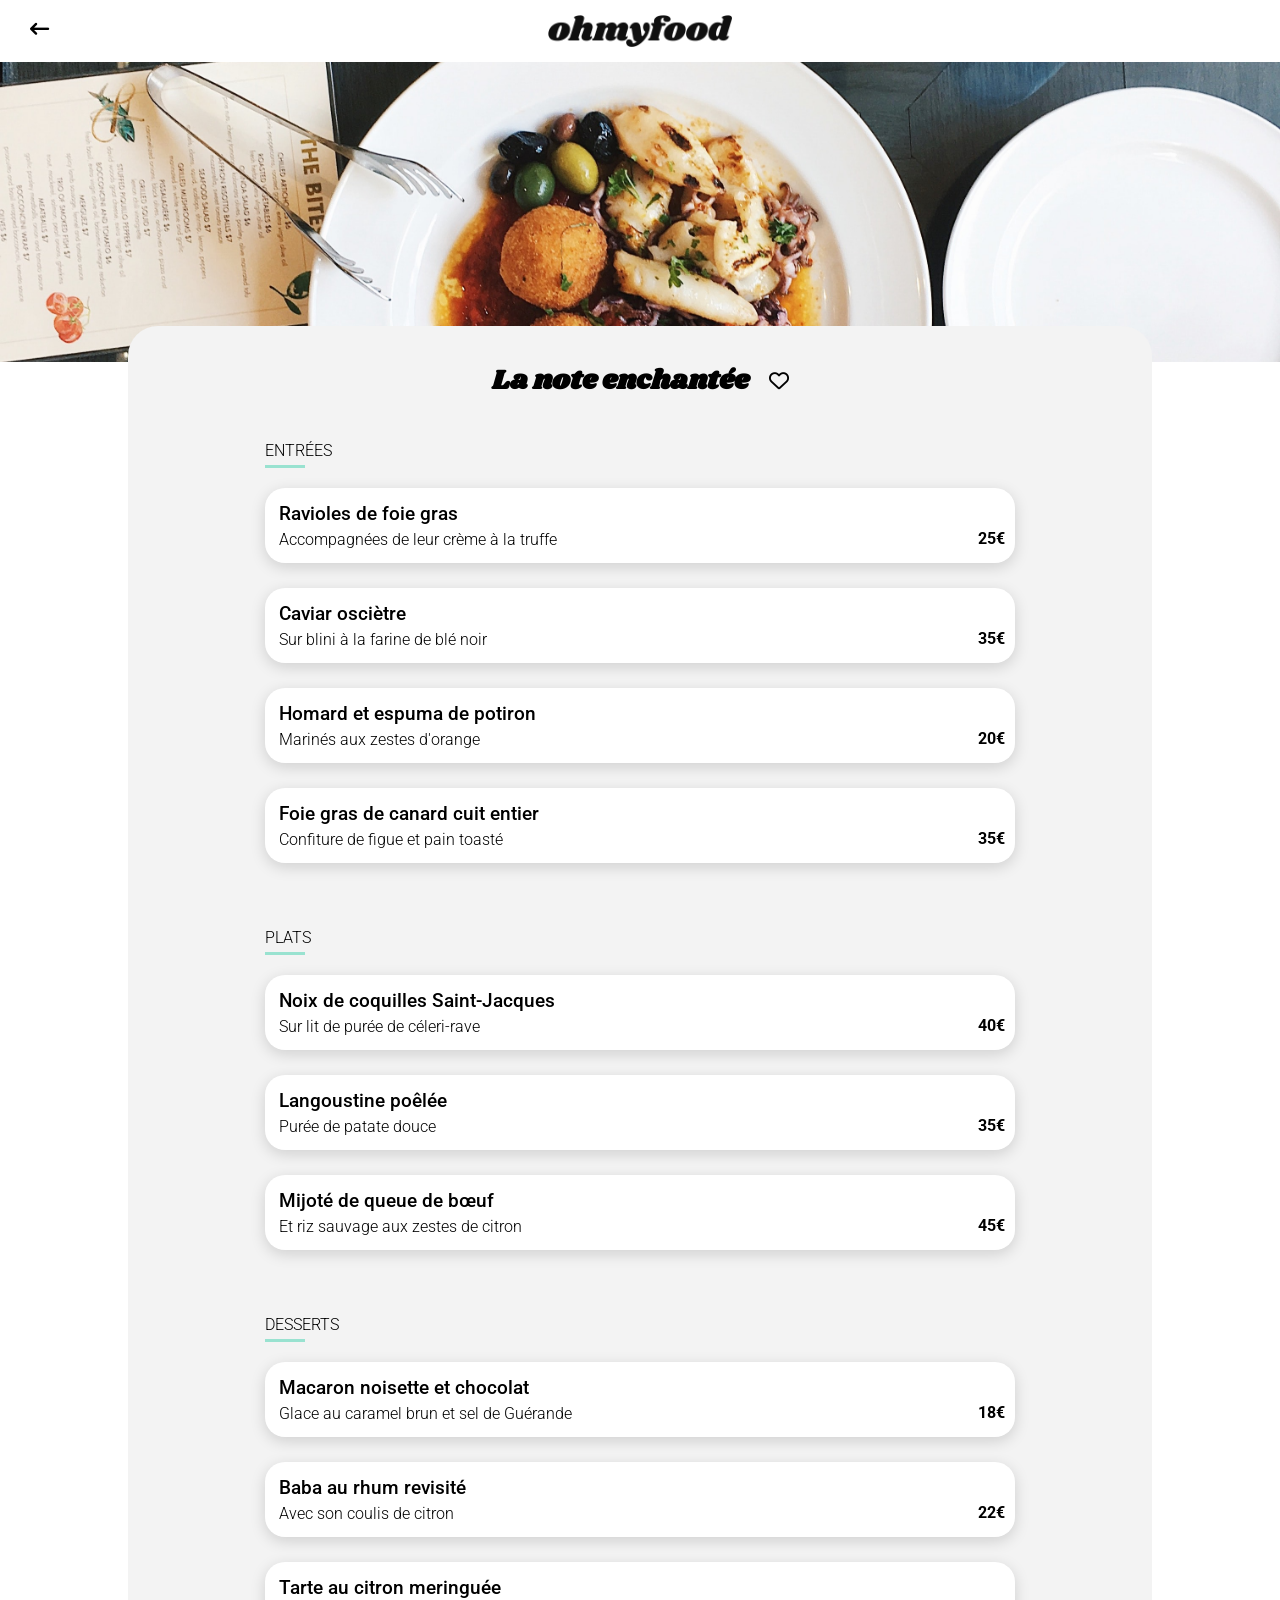
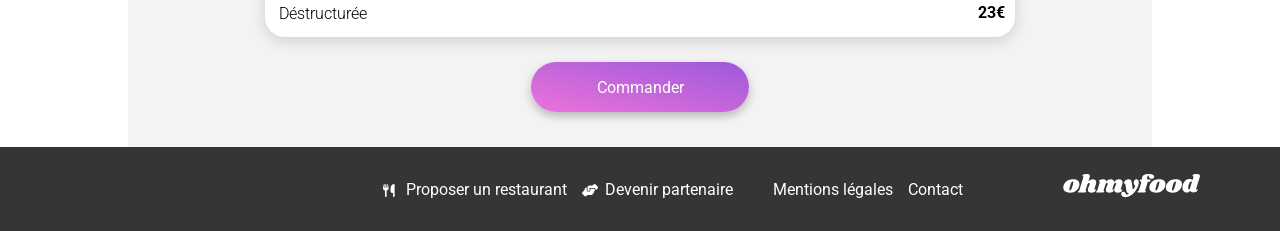
<file: restaurants/la_note_enchantée.html>
<!DOCTYPE html>

<html lang="fr">
    <head>
        <meta charset="utf-8">
        <meta http-equiv="X-UA-Compatible" content="IE=edge">
        <title>ohmyfood - La palette du gout</title>
        <meta name="description" content="carte du restaurant La palette du gout sur ohmyfood">
        <meta name="viewport" content="width=device-width, initial-scale=1">
        <link rel="stylesheet" href="https://cdnjs.cloudflare.com/ajax/libs/font-awesome/6.2.1/css/all.min.css" integrity="sha512-MV7K8+y+gLIBoVD59lQIYicR65iaqukzvf/nwasF0nqhPay5w/9lJmVM2hMDcnK1OnMGCdVK+iQrJ7lzPJQd1w==" crossorigin="anonymous" referrerpolicy="no-referrer" />
        <link rel="preconnect" href="https://fonts.googleapis.com">
        <link rel="preconnect" href="https://fonts.gstatic.com" crossorigin>
        <link href="https://fonts.googleapis.com/css2?family=Inter:ital,opsz,wght@0,14..32,100..900;1,14..32,100..900&family=Manrope:wght@200..800&family=Montserrat:ital,wght@0,100..900;1,100..900&family=Shrikhand&display=swap" rel="stylesheet">
        <link rel="preconnect" href="https://fonts.googleapis.com">
        <link rel="preconnect" href="https://fonts.gstatic.com" crossorigin>
        <link href="https://fonts.googleapis.com/css2?family=Inter:ital,opsz,wght@0,14..32,100..900;1,14..32,100..900&family=Manrope:wght@200..800&family=Montserrat:ital,wght@0,100..900;1,100..900&family=Roboto:ital,wght@0,100..900;1,100..900&family=Shrikhand&display=swap" rel="stylesheet">
        <link rel="stylesheet" href="../assets/style.css">
    </head>
    <body class="body">
        <header class="restaurant-header">
                <a href="../index.html"><i class="fa-solid fa-arrow-left-long restaurant-header__icon"></i></a>
                <img class="restaurant-header__logo" src="../assets/images/logo/ohmyfood.png" alt="ohmyfood logo">
        </header>
        <main class="main__restaurant">
            <div class="menu__img">
                <img src="../assets/images/restaurants/stil-u2Lp8tXIcjw-unsplash.jpg" alt="photo du restaurant">
            </div>
            <div id="wrapper">
                <div class="menu">
                    <div class="restaurant">
                        <h1 class="restaurant__name">La note enchantée</h1>
                        <label class="restaurant__checkbox">
                            <input type="checkbox">
                            <i class="fa-regular fa-heart restaurant__icon"></i>
                        </label>
                    </div>
                    <div class="menu__wrapper">
                        <section class="menu__section">
                            <h2 class="menu__title">Entrées</h2>
                            <span class="menu__bar"></span>
                            <label class="menu__label">
                                <input type="checkbox">
                                <span class="menu__dish">
                                    <span class="menu__dish-text">
                                        <span class="menu__dish-name">Ravioles de foie gras</span>
                                        <span class="menu__dish-description">Accompagnées de leur crème à la truffe</span> 
                                    </span>
                                    <span class="menu__dish-animation">
                                        <span class="menu__dish-price">25€</span>
                                        <span class="menu__dish-check">
                                            <span class="menu__dish-check-icon">
                                                <i class="fa-solid fa-circle-check"></i>
                                            </span>
                                        </span>
                                    </span>
                                </span>
                            </label>
                            <label class="menu__label">
                                <input type="checkbox">
                                <span class="menu__dish">
                                    <span class="menu__dish-text">
                                        <span class="menu__dish-name">Caviar osciètre</span>
                                        <span class="menu__dish-description">Sur blini à la farine de blé noir</span> 
                                    </span>
                                    <span class="menu__dish-animation">
                                        <span class="menu__dish-price">35€</span>
                                        <span class="menu__dish-check">
                                            <span class="menu__dish-check-icon">
                                                <i class="fa-solid fa-circle-check"></i>
                                            </span>
                                        </span>
                                    </span>
                                </span>
                            </label>
                            <label class="menu__label">
                                <input type="checkbox">
                                <span class="menu__dish">
                                    <span class="menu__dish-text">
                                        <span class="menu__dish-name">Homard et espuma de potiron</span>
                                        <span class="menu__dish-description">Marinés aux zestes d'orange</span> 
                                    </span>
                                    <span class="menu__dish-animation">
                                        <span class="menu__dish-price">20€</span>
                                        <span class="menu__dish-check">
                                            <span class="menu__dish-check-icon">
                                                <i class="fa-solid fa-circle-check"></i>
                                            </span>
                                        </span>
                                    </span>
                                </span>
                            </label>
                            <label class="menu__label">
                                <input type="checkbox">
                                <span class="menu__dish">
                                    <span class="menu__dish-text">
                                        <span class="menu__dish-name">Foie gras de canard cuit entier</span>
                                        <span class="menu__dish-description">Confiture de figue et pain toasté</span> 
                                    </span>
                                    <span class="menu__dish-animation">
                                        <span class="menu__dish-price">35€</span>
                                        <span class="menu__dish-check">
                                            <span class="menu__dish-check-icon">
                                                <i class="fa-solid fa-circle-check"></i>
                                            </span>
                                        </span>
                                    </span>
                                </span>
                            </label> 
                        </section>
                        <section class="menu__section">
                            <h2 class="menu__title">Plats</h2>
                            <span class="menu__bar"></span>
                            <label class="menu__label">
                                <input type="checkbox">
                                <span class="menu__dish">
                                    <span class="menu__dish-text">
                                        <span class="menu__dish-name">Noix de coquilles Saint-Jacques</span>
                                        <span class="menu__dish-description">Sur lit de purée de céleri-rave</span> 
                                    </span>
                                    <span class="menu__dish-animation">
                                        <span class="menu__dish-price">40€</span>
                                        <span class="menu__dish-check">
                                            <span class="menu__dish-check-icon">
                                                <i class="fa-solid fa-circle-check"></i>
                                            </span>
                                        </span>
                                    </span>
                                </span>
                            </label>
                            <label class="menu__label">
                                <input type="checkbox">
                                <span class="menu__dish">
                                    <span class="menu__dish-text">
                                        <span class="menu__dish-name">Langoustine poêlée</span>
                                        <span class="menu__dish-description">Purée de patate douce</span> 
                                    </span>
                                    <span class="menu__dish-animation">
                                        <span class="menu__dish-price">35€</span>
                                        <span class="menu__dish-check">
                                            <span class="menu__dish-check-icon">
                                                <i class="fa-solid fa-circle-check"></i>
                                            </span>
                                        </span>
                                    </span>
                                </span>
                            </label>
                            <label class="menu__label">
                                <input type="checkbox">
                                <span class="menu__dish">
                                    <span class="menu__dish-text">
                                        <span class="menu__dish-name">Mijoté de queue de bœuf </span>
                                        <span class="menu__dish-description">Et riz sauvage aux zestes de citron</span> 
                                    </span>
                                    <span class="menu__dish-animation">
                                        <span class="menu__dish-price">45€</span>
                                        <span class="menu__dish-check">
                                            <span class="menu__dish-check-icon">
                                                <i class="fa-solid fa-circle-check"></i>
                                            </span>
                                        </span>
                                    </span>
                                </span>
                            </label>
                        </section>
                        <section class="menu__section">
                            <h2 class="menu__title">Desserts</h2>
                            <span class="menu__bar"></span>
                            <label class="menu__label">
                                <input type="checkbox">
                                <span class="menu__dish">
                                    <span class="menu__dish-text">
                                        <span class="menu__dish-name">Macaron noisette et chocolat</span>
                                        <span class="menu__dish-description">Glace au caramel brun et sel de Guérande</span> 
                                    </span>
                                    <span class="menu__dish-animation">
                                        <span class="menu__dish-price">18€</span>
                                        <span class="menu__dish-check">
                                            <span class="menu__dish-check-icon">
                                                <i class="fa-solid fa-circle-check"></i>
                                            </span>
                                        </span>
                                    </span>
                                </span>
                            </label>
                            <label class="menu__label">
                                <input type="checkbox">
                                <span class="menu__dish">
                                    <span class="menu__dish-text">
                                        <span class="menu__dish-name">Baba au rhum revisité</span>
                                        <span class="menu__dish-description">Avec son coulis de citron</span> 
                                    </span>
                                    <span class="menu__dish-animation">
                                        <span class="menu__dish-price">22€</span>
                                        <span class="menu__dish-check">
                                            <span class="menu__dish-check-icon">
                                                <i class="fa-solid fa-circle-check"></i>
                                            </span>
                                        </span>
                                    </span>
                                </span>
                            </label>
                            <label class="menu__label">
                                <input type="checkbox">
                                <span class="menu__dish">
                                    <span class="menu__dish-text">
                                        <span class="menu__dish-name">Tarte au citron meringuée</span>
                                        <span class="menu__dish-description">Déstructurée</span> 
                                    </span>
                                    <span class="menu__dish-animation">
                                        <span class="menu__dish-price">23€</span>
                                        <span class="menu__dish-check">
                                            <span class="menu__dish-check-icon">
                                                <i class="fa-solid fa-circle-check"></i>
                                            </span>
                                        </span>
                                    </span>
                                </span>
                            </label>
                        </section>
                    </div>
                    <div class="menu__button">
                        <button>Commander</button> 
                    </div>
                </div>
            </div>
        </main>
        <footer class="footer">
            <div class="footer__logo">
                <svg width="196" height="34" viewBox="0 0 196 34" fill="none" xmlns="http://www.w3.org/2000/svg">
                    <path d="M13.932 7.956C17.196 7.956 19.596 8.61599 21.132 9.936C22.692 11.256 23.472 12.984 23.472 15.12C23.472 15.84 23.376 16.644 23.184 17.532C22.728 19.5 21.876 21.228 20.628 22.716C19.38 24.18 17.844 25.32 16.02 26.136C14.22 26.928 12.264 27.324 10.152 27.324C6.81599 27.324 4.34399 26.664 2.73599 25.344C1.15199 24 0.359985 22.224 0.359985 20.016C0.359985 19.272 0.455985 18.444 0.647985 17.532C1.10399 15.66 1.96799 14.004 3.23999 12.564C4.53599 11.1 6.10799 9.972 7.95599 9.18C9.82799 8.364 11.82 7.956 13.932 7.956ZM13.824 11.16C13.32 11.16 12.78 11.616 12.204 12.528C11.652 13.416 10.992 15.108 10.224 17.604C9.45599 20.1 9.07199 21.852 9.07199 22.86C9.07199 23.388 9.15599 23.748 9.32399 23.94C9.49199 24.108 9.71999 24.192 10.008 24.192C10.512 24.24 11.028 23.808 11.556 22.896C12.108 21.984 12.792 20.208 13.608 17.568C14.352 15.24 14.724 13.548 14.724 12.492C14.724 11.988 14.64 11.64 14.472 11.448C14.328 11.256 14.112 11.16 13.824 11.16Z" fill="currentColor"/>
                    <path d="M44.9899 22.032C44.9419 22.128 44.9179 22.272 44.9179 22.464C44.9179 22.632 44.9539 22.764 45.0259 22.86C45.1219 22.956 45.2419 23.004 45.3859 23.004C45.6739 23.004 45.9139 22.884 46.1059 22.644C46.3219 22.38 46.4659 22.248 46.5379 22.248C46.6579 22.248 46.7539 22.332 46.8259 22.5C46.8979 22.644 46.9339 22.824 46.9339 23.04C46.9579 23.736 46.7299 24.42 46.2499 25.092C45.7699 25.74 45.0619 26.28 44.1259 26.712C43.2139 27.12 42.1099 27.324 40.8139 27.324C39.2299 27.324 37.9699 26.964 37.0339 26.244C36.0979 25.5 35.6179 24.516 35.5939 23.292C35.5939 22.404 35.8099 21.408 36.2419 20.304L38.2219 15.12C38.3419 14.808 38.4019 14.556 38.4019 14.364C38.4019 14.052 38.2939 13.812 38.0779 13.644C37.8859 13.452 37.6459 13.356 37.3579 13.356C36.9019 13.356 36.4339 13.572 35.9539 14.004C35.4979 14.412 35.1259 15.084 34.8379 16.02V15.948L32.5699 23.256C32.4979 23.544 32.4619 23.796 32.4619 24.012C32.4619 24.324 32.5219 24.576 32.6419 24.768C32.7619 24.936 32.9299 25.104 
                        33.1459 25.272C33.3139 25.44 33.4339 25.584 33.5059 25.704C33.5779 25.8 33.5899 25.932 33.5419 26.1C33.4219 26.412 33.1819 26.64 32.8219 26.784C32.4619 26.928 31.9099 27 31.1659 27H22.9579C22.3339 27 21.8779 26.904 21.5899 26.712C21.3019 26.496 21.2059 26.22 21.3019 25.884C21.3979 25.596 21.6499 25.344 22.0579 25.128C22.4179 24.936 22.7179 24.708 22.9579 24.444C23.1979 24.18 23.4019 23.76 23.5699 23.184L29.0419 5.22C29.1139 5.004 29.1499 4.824 29.1499 4.68C29.1499 4.416 29.0779 4.2 28.9339 4.032C28.8139 3.864 28.6459 3.696 28.4299 3.528C28.1899 3.336 28.0099 3.168 27.8899 3.024C27.7939 2.88 27.7819 2.688 27.8539 2.448C27.9979 1.896 28.7539 1.416 30.1219 1.00799C31.4899 0.599996 32.9179 0.395996 34.4059 0.395996C35.7979 0.395996 36.8179 0.659996 37.4659 1.188C38.1379 1.716 38.4739 2.436 38.4739 3.348C38.4739 3.876 38.3899 4.392 38.2219 4.896L36.2779 11.232C37.2139 10.008 38.1979 9.156 39.2299 8.676C40.2859 8.196 41.4259 7.956 42.6499 7.956C44.1139 7.956 45.2899 8.4 
                        46.1779 9.288C47.0899 10.176 47.5459 11.328 47.5459 12.744C47.5459 13.488 47.4259 14.22 47.1859 14.94L44.9899 22.032Z" fill="currentColor"/>
                    <path d="M82.7165 22.032C82.6685 22.128 82.6445 22.272 82.6445 22.464C82.6445 22.632 82.6805 22.764 82.7525 22.86C82.8485 22.956 82.9685 23.004 83.1125 23.004C83.4005 23.004 83.6405 22.884 83.8325 22.644C84.0485 22.38 84.1925 22.248 84.2645 22.248C84.3845 22.248 84.4805 22.332 84.5525 22.5C84.6245 22.644 84.6605 22.824 84.6605 23.04C84.6845 23.736 84.4565 24.42 83.9765 25.092C83.4965 25.74 82.7885 26.28 81.8525 26.712C80.9405 27.12 79.8365 27.324 78.5405 27.324C76.9565 27.324 75.6965 26.964 74.7605 26.244C73.8245 25.5 73.3445 24.516 73.3205 23.292C73.3205 22.404 73.5365 21.408 73.9685 20.304L75.9485 15.12C76.0685 14.808 76.1285 14.556 76.1285 14.364C76.1285 14.052 76.0205 13.812 75.8045 13.644C75.6125 13.452 75.3725 13.356 75.0845 13.356C74.6765 13.356 74.2565 13.536 73.8245 13.896C73.3925 14.256 73.0085 14.82 72.6725 15.588L70.6925 22.032C70.6445 22.128 70.6205 22.272 70.6205 22.464C70.6205 22.632 70.6565 22.764 70.7285 22.86C70.8245 22.956 70.9445 23.004 71.0885 23.004C71.3765 
                        23.004 71.6165 22.884 71.8085 22.644C72.0245 22.38 72.1685 22.248 72.2405 22.248C72.3605 22.248 72.4565 22.332 72.5285 22.5C72.6005 22.644 72.6365 22.824 72.6365 23.04C72.6605 23.736 72.4325 24.42 71.9525 25.092C71.4725 25.74 70.7645 26.28 69.8285 26.712C68.9165 27.12 67.8125 27.324 66.5165 27.324C64.9325 27.324 63.6725 26.964 62.7365 26.244C61.8005 25.5 61.3205 24.516 61.2965 23.292C61.2965 22.404 61.5125 21.408 61.9445 20.304L63.9245 15.12C64.0445 14.808 64.1045 14.556 64.1045 14.364C64.1045 14.052 63.9965 13.812 63.7805 13.644C63.5885 13.452 63.3485 13.356 63.0605 13.356C62.6525 13.356 62.2325 13.536 61.8005 13.896C61.3685 14.232 61.0085 14.784 60.7205 15.552L58.3445 23.256C58.2485 23.52 58.2005 23.772 58.2005 24.012C58.2005 24.3 58.2605 24.54 58.3805 24.732C58.5005 24.9 58.6685 25.08 58.8845 25.272C59.0525 25.416 59.1725 25.548 59.2445 25.668C59.3165 25.788 59.3285 25.932 59.2805 26.1C59.1845 26.412 58.9565 26.64 58.5965 26.784C58.2365 26.928 57.6725 27 56.9045 27H48.6965C48.0725 
                        27 47.6285 26.904 47.3645 26.712C47.0765 26.496 46.9685 26.22 47.0405 25.884C47.1365 25.596 47.3885 
                        25.344 47.7965 25.128C48.1565 24.936 48.4565 24.708 48.6965 24.444C48.9365 24.18 49.1405 23.76 49.3085 23.184L52.5125 12.78C52.5605 12.66 52.5845 12.492 52.5845 12.276C52.5845 12.012 52.5245 11.808 52.4045 11.664C52.3085 11.52 52.1405 11.34 51.9005 11.124C51.6605 10.932 51.4925 10.764 51.3965 10.62C51.3005 10.476 51.2885 10.284 51.3605 10.044C51.5045 9.492 52.2605 9.012 53.6285 8.604C54.9965 8.172 56.4245 7.956 57.9125 7.956C59.0885 7.956 60.0125 8.28 60.6845 8.928C61.3805 9.576 61.7165 10.464 61.6925 11.592C62.6765 10.224 63.7085 9.276 64.7885 8.748C65.8925 8.22 67.0805 7.956 68.3525 7.956C69.7445 7.956 70.8725 8.364 71.7365 9.18C72.6245 9.972 73.1165 11.016 73.2125 12.312C74.2445 10.68 75.3485 9.552 76.5245 8.928C77.7005 8.28 78.9845 7.956 80.3765 7.956C81.8405 7.956 83.0165 8.4 83.9045 9.288C84.8165 10.176 85.2725 11.328 85.2725 12.744C85.2725 13.488 85.1525 14.22 84.9125 14.94L82.7165 22.032Z" fill="currentColor"/>
                    <path d="M104.932 7.956C105.988 7.956 106.828 8.388 107.452 9.252C108.1 10.092 108.424 11.244 108.424 12.708C108.424 13.98 108.196 15.348 107.74 16.812C106.852 19.764 105.424 22.548 103.456 25.164C101.512 27.78 99.2675 29.88 96.7235 31.464C94.2035 33.048 91.6836 33.84 89.1636 33.84C87.9156 33.84 86.8355 33.624 85.9235 33.192C85.0355 32.76 84.3635 32.184 83.9075 31.464C83.4275 30.744 83.1875 29.976 83.1875 29.16C83.1875 28.8 83.2475 28.404 83.3675 27.972C83.5835 27.3 83.9435 26.784 84.4475 26.424C84.9515 26.064 85.5516 25.884 86.2476 25.884C87.3516 25.884 88.2515 26.256 88.9475 27C89.6675 27.768 90.1236 28.812 90.3156 30.132C91.8516 30.06 93.2675 29.4 94.5635 28.152C93.3395 27.936 92.4275 27.528 91.8275 26.928C91.2515 26.304 90.8555 25.344 90.6395 24.048L89.1995 15.228C89.1275 14.772 89.0195 14.46 88.8755 14.292C88.7555 14.1 88.5876 14.004 88.3716 14.004C88.2036 14.004 87.9995 14.088 87.7595 14.256C87.5435 14.424 87.3875 14.508 87.2915 14.508C87.0995 14.508 87.0035 14.304 87.0035 13.896C87.0035 
                        13.56 87.0635 13.2 87.1835 12.816C87.6155 11.448 88.4196 10.296 89.5956 9.36C90.7716 8.4 92.1395 7.92 93.6995 7.92C95.2355 7.92 96.3635 8.376 97.0835 9.288C97.8275 10.2 98.3076 11.604 98.5236 13.5L99.6035 21.42C99.6755 22.02 99.8915 22.32 100.252 22.32C100.684 22.32 101.188 21.936 101.764 21.168C102.34 20.376 102.904 19.26 103.456 17.82C102.736 17.172 102.184 16.428 101.8 15.588C101.416 14.748 101.224 13.848 101.224 12.888C101.224 12.144 101.32 11.472 101.512 10.872C101.8 9.912 102.244 9.192 102.844 8.712C103.468 8.208 104.164 7.956 104.932 7.956Z" fill="currentColor"/>
                    <path d="M122.864 0.395996C125.432 0.395996 127.352 0.791996 128.624 1.584C129.92 2.352 130.568 3.3 130.568 4.428C130.568 5.34 130.184 6.048 129.416 6.552C128.672 7.032 127.688 7.272 126.464 7.272C125.336 7.272 124.46 6.996 123.836 6.444C123.212 5.892 122.9 5.208 122.9 4.392C122.9 3.888 123.056 3.36 123.368 2.808C122.648 2.808 122.048 2.988 121.568 3.348C121.088 3.684 120.716 4.272 120.452 5.112C120.308 5.64 120.236 6.132 120.236 6.588C120.236 7.164 120.332 7.62 120.524 7.956C120.74 8.268 121.04 8.424 121.424 8.424H123.548C124.796 8.424 125.42 8.808 125.42 9.576C125.42 9.672 125.396 9.816 125.348 10.008C125.204 10.536 124.904 10.932 124.448 11.196C124.016 11.46 123.356 11.592 122.468 11.592H121.388L117.824 23.256C117.752 23.544 117.716 23.796 117.716 24.012C117.716 24.324 117.776 24.576 117.896 24.768C118.016 24.936 118.184 25.104 118.4 25.272C118.568 25.44 118.688 25.584 118.76 25.704C118.832 25.8 118.844 25.932 118.796 26.1C118.676 26.412 118.436 26.64 118.076 26.784C117.716 26.928 117.164 27 116.42 
                        27H108.212C107.588 27 107.132 26.904 106.844 26.712C106.556 26.496 106.46 26.22 106.556 25.884C106.652 25.596 106.904 25.344 107.312 25.128C107.672 24.936 107.972 24.708 108.212 24.444C108.452 24.18 108.656 23.76 108.824 23.184L111.632 13.968C111.752 13.608 111.812 13.236 111.812 12.852C111.812 12.372 111.704 12 111.488 11.736C111.296 11.448 110.996 11.136 110.588 10.8C110.324 10.584 110.12 10.404 109.976 10.26C109.856 10.092 109.796 9.9 109.796 9.684C109.772 9.228 109.928 8.904 110.264 8.712C110.624 8.52 111.296 8.424 112.28 8.424H113.18C113.012 7.824 112.928 7.224 112.928 6.624C112.928 6.024 113.036 5.4 113.252 4.752C113.708 3.528 114.68 2.496 116.168 1.65599C117.68 0.815996 119.912 0.395996 122.864 0.395996Z" fill="currentColor"/>
                    <path d="M137.084 7.956C140.348 7.956 142.748 8.61599 144.284 9.936C145.844 11.256 146.624 12.984 146.624 15.12C146.624 15.84 146.528 16.644 146.336 17.532C145.88 19.5 145.028 21.228 143.78 22.716C142.532 24.18 140.996 25.32 139.172 26.136C137.372 26.928 135.416 27.324 133.304 27.324C129.968 27.324 127.496 26.664 125.888 25.344C124.304 24 123.512 22.224 123.512 20.016C123.512 19.272 123.608 18.444 123.8 17.532C124.256 15.66 125.12 14.004 126.392 12.564C127.688 11.1 129.26 9.972 131.108 9.18C132.98 8.364 134.972 7.956 137.084 7.956ZM136.976 11.16C136.472 11.16 135.932 11.616 135.356 12.528C134.804 13.416 134.144 15.108 133.376 17.604C132.608 20.1 132.224 21.852 132.224 22.86C132.224 23.388 132.308 23.748 132.476 23.94C132.644 24.108 132.872 24.192 133.16 24.192C133.664 24.24 134.18 23.808 134.708 22.896C135.26 21.984 135.944 20.208 136.76 17.568C137.504 15.24 137.876 13.548 137.876 12.492C137.876 11.988 137.792 11.64 137.624 11.448C137.48 11.256 137.264 11.16 136.976 11.16Z" fill="currentColor"/>
                    <path d="M160.709 7.956C163.973 7.956 166.373 8.61599 167.909 9.936C169.469 11.256 170.249 12.984 170.249 15.12C170.249 15.84 170.153 16.644 169.961 17.532C169.505 19.5 168.653 21.228 167.405 22.716C166.157 24.18 164.621 25.32 162.797 26.136C160.997 26.928 159.041 27.324 156.929 27.324C153.593 27.324 151.121 26.664 149.513 25.344C147.929 24 147.137 22.224 147.137 20.016C147.137 19.272 147.233 18.444 147.425 17.532C147.881 15.66 148.745 14.004 150.017 12.564C151.313 11.1 152.885 9.972 154.733 9.18C156.605 8.364 158.597 7.956 160.709 7.956ZM160.601 11.16C160.097 11.16 159.557 11.616 158.981 12.528C158.429 13.416 157.769 15.108 157.001 17.604C156.233 20.1 155.849 21.852 155.849 22.86C155.849 23.388 155.933 23.748 156.101 23.94C156.269 24.108 156.497 24.192 156.785 24.192C157.289 24.24 157.805 23.808 158.333 22.896C158.885 21.984 159.569 20.208 160.385 17.568C161.129 15.24 161.501 13.548 161.501 12.492C161.501 11.988 161.417 11.64 161.249 11.448C161.105 11.256 160.889 11.16 160.601 11.16Z" fill="currentColor"/>
                    <path d="M190.526 21.816C190.478 22.008 190.454 22.14 190.454 22.212C190.454 22.38 190.502 22.512 190.598 22.608C190.694 22.704 190.814 22.752 190.958 22.752C191.246 22.752 191.486 22.632 191.678 22.392C191.894 22.128 192.038 21.996 192.11 21.996C192.23 21.996 192.326 22.08 192.398 22.248C192.47 22.416 192.506 22.608 192.506 22.824C192.53 23.472 192.278 24.132 191.75 24.804C191.246 25.476 190.562 26.028 189.698 26.46C188.834 26.892 187.898 27.108 186.89 27.108C185.69 27.108 184.646 26.88 183.758 26.424C182.87 25.968 182.258 25.368 181.922 24.624C181.274 25.464 180.53 26.088 179.69 26.496C178.85 26.904 177.962 27.108 177.026 27.108C175.922 27.108 174.89 26.832 173.93 26.28C172.994 25.728 172.238 24.948 171.662 23.94C171.11 22.908 170.834 21.744 170.834 20.448C170.834 18.264 171.242 16.212 172.058 14.292C172.898 12.348 174.062 10.788 175.55 9.612C177.038 8.412 178.73 7.812 180.626 7.812C181.658 7.812 182.534 7.932 183.254 8.172C183.998 8.412 184.67 8.772 185.27 9.252L186.494 5.22C186.566 5.004 186.602 4.824 186.602 
                        4.68C186.602 4.416 186.53 4.2 186.386 4.032C186.266 3.864 186.098 3.696 185.882 3.528C185.642 3.336 185.462 3.168 185.342 3.024C185.246 2.88 185.234 2.688 185.306 2.448C185.45 1.896 186.206 1.416 187.574 1.00799C188.942 0.599996 190.37 0.395996 191.858 0.395996C193.25 0.395996 194.27 0.659996 194.918 1.188C195.59 1.716 195.926 2.436 195.926 3.348C195.926 3.876 195.842 4.392 195.674 4.896L190.526 21.816ZM184.514 11.7C184.13 11.364 183.71 11.196 183.254 11.196C182.558 11.196 181.874 11.712 181.202 12.744C180.53 13.776 179.99 15.024 179.582 16.488C179.174 17.952 178.982 19.272 179.006 20.448C179.006 21.768 179.438 22.428 180.302 22.428C180.614 22.428 180.878 22.308 181.094 22.068C181.31 21.804 181.514 21.384 181.706 20.808L184.514 11.7Z" fill="currentColor"/>
                </svg>
            </div>
            <ul class="footer__list">
                <li class="footer__item">
                    <div class="footer__item-container">
                        <i class="footer__item-icon fa-solid fa-utensils"></i>
                    </div>
                    Proposer un restaurant
                </li>
                <li class="footer__item">
                    <div class="footer__item-container">
                        <i class="footer__item-icon fa-solid fa-handshake-angle"></i>
                    </div>
                    Devenir partenaire
                </li> 
            </ul>
            <ul class="footer__list">
                <li class="footer__item">Mentions légales</li>
                <li class="footer__item"><a href="mailto:contact@example.fr">Contact</a></li>
            </ul>
        </footer>
    </body>
</html>
</file>
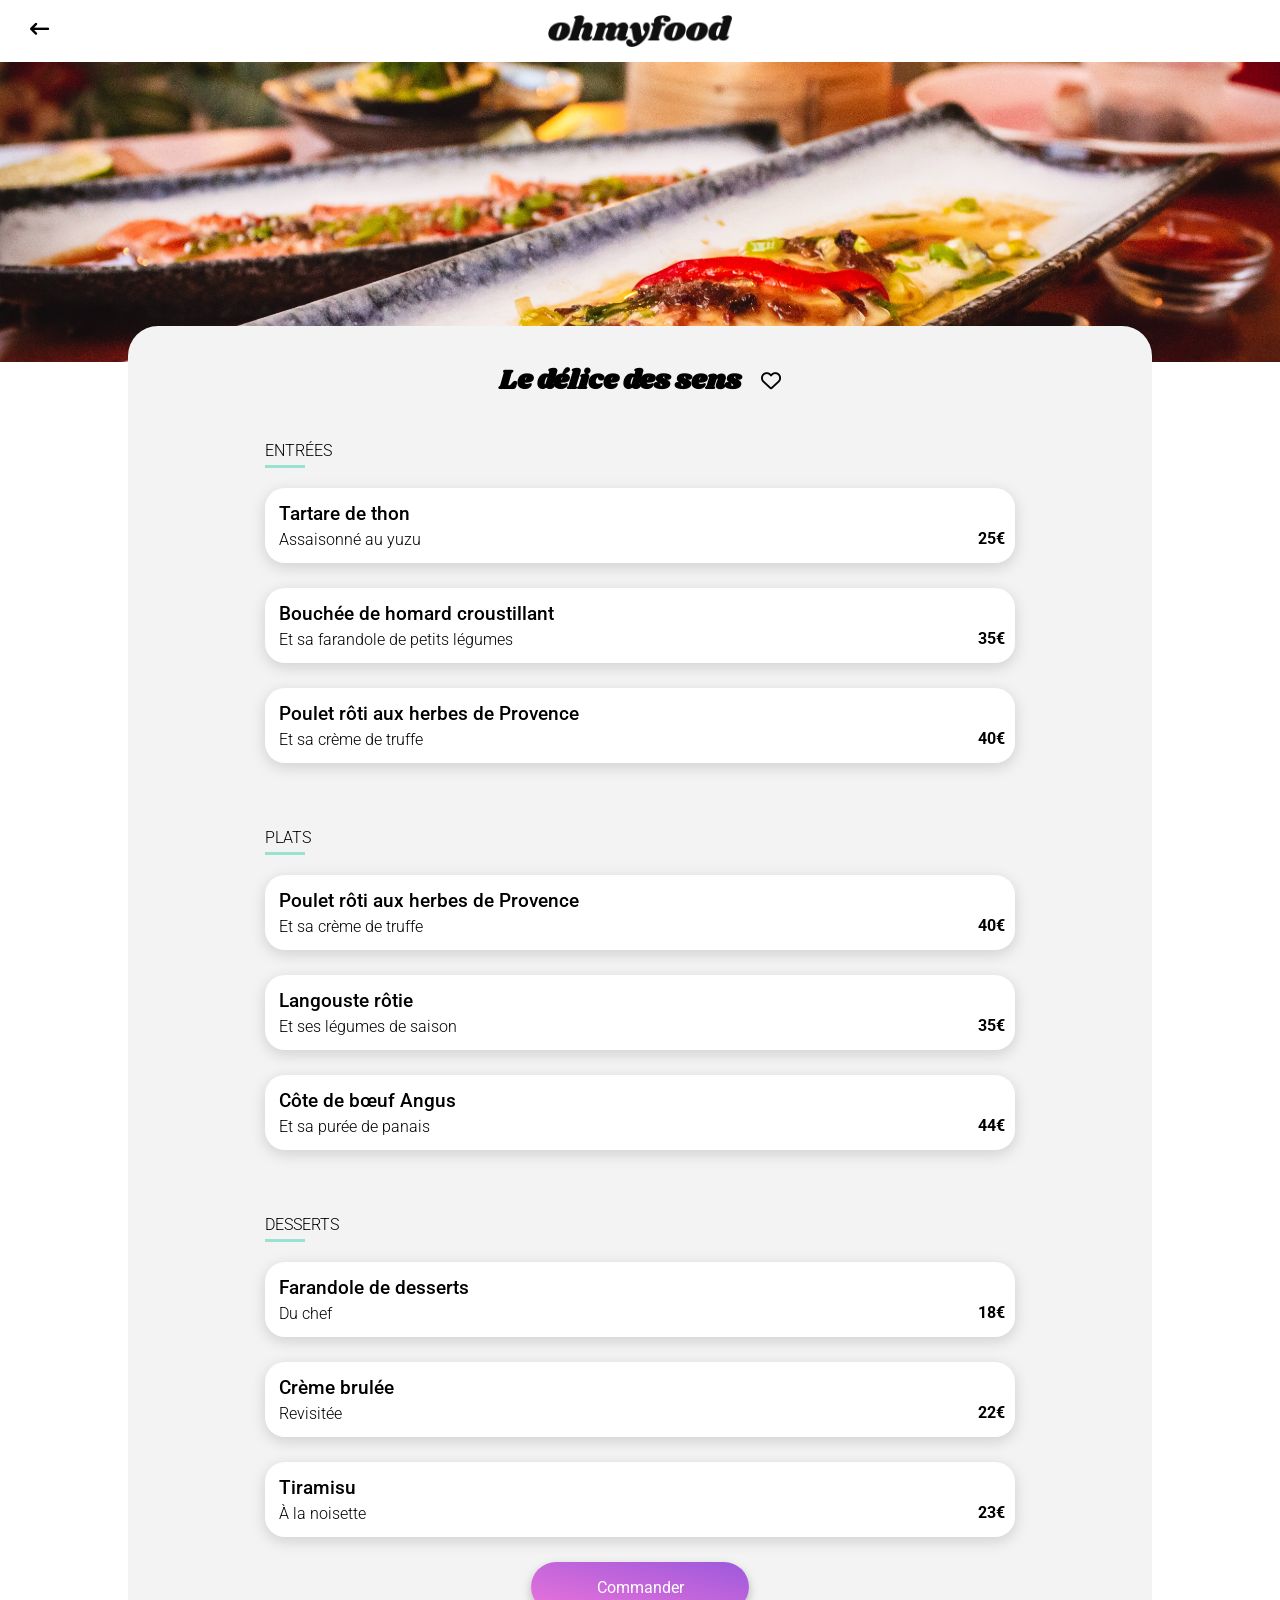
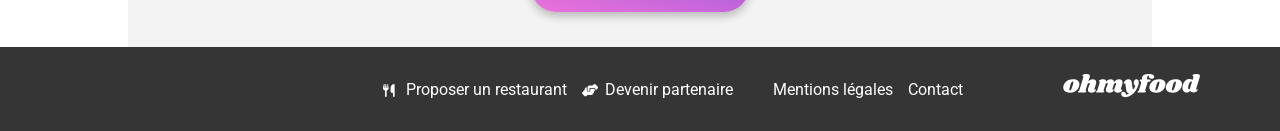
<file: restaurants/le_délice_des_sens.html>
<!DOCTYPE html>

<html lang="fr">
    <head>
        <meta charset="utf-8">
        <meta http-equiv="X-UA-Compatible" content="IE=edge">
        <title>ohmyfood - La palette du gout</title>
        <meta name="description" content="carte du restaurant La palette du gout sur ohmyfood">
        <meta name="viewport" content="width=device-width, initial-scale=1">
        <link rel="stylesheet" href="https://cdnjs.cloudflare.com/ajax/libs/font-awesome/6.2.1/css/all.min.css" integrity="sha512-MV7K8+y+gLIBoVD59lQIYicR65iaqukzvf/nwasF0nqhPay5w/9lJmVM2hMDcnK1OnMGCdVK+iQrJ7lzPJQd1w==" crossorigin="anonymous" referrerpolicy="no-referrer" />
        <link rel="preconnect" href="https://fonts.googleapis.com">
        <link rel="preconnect" href="https://fonts.gstatic.com" crossorigin>
        <link href="https://fonts.googleapis.com/css2?family=Inter:ital,opsz,wght@0,14..32,100..900;1,14..32,100..900&family=Manrope:wght@200..800&family=Montserrat:ital,wght@0,100..900;1,100..900&family=Shrikhand&display=swap" rel="stylesheet">
        <link rel="preconnect" href="https://fonts.googleapis.com">
        <link rel="preconnect" href="https://fonts.gstatic.com" crossorigin>
        <link href="https://fonts.googleapis.com/css2?family=Inter:ital,opsz,wght@0,14..32,100..900;1,14..32,100..900&family=Manrope:wght@200..800&family=Montserrat:ital,wght@0,100..900;1,100..900&family=Roboto:ital,wght@0,100..900;1,100..900&family=Shrikhand&display=swap" rel="stylesheet">
        <link rel="stylesheet" href="../assets/style.css">
    </head>
    <body class="body">
        <header class="restaurant-header">
                <a href="../index.html"><i class="fa-solid fa-arrow-left-long restaurant-header__icon"></i></a>
                <img class="restaurant-header__logo" src="../assets/images/logo/ohmyfood.png" alt="ohmyfood logo">
        </header>
        <main class="main__restaurant">
            <div class="menu__img">
                <img src="../assets/images/restaurants/louis-hansel-shotsoflouis-qNBGVyOCY8Q-unsplash.jpg" alt="photo du restaurant">
            </div>
            <div id="wrapper">
                <div class="menu">
                    <div class="restaurant">
                        <h1 class="restaurant__name">Le délice des sens</h1>
                        <label class="restaurant__checkbox">
                            <input type="checkbox">
                            <i class="fa-regular fa-heart restaurant__icon"></i>
                        </label>
                    </div>
                    <div class="menu__wrapper">
                        <section class="menu__section">
                            <h2 class="menu__title">Entrées</h2>
                            <span class="menu__bar"></span>
                            <label class="menu__label">
                                <input type="checkbox">
                                <span class="menu__dish">
                                    <span class="menu__dish-text">
                                        <span class="menu__dish-name">Tartare de thon</span>
                                        <span class="menu__dish-description">Assaisonné au yuzu</span> 
                                    </span>
                                    <span class="menu__dish-animation">
                                        <span class="menu__dish-price">25€</span>
                                        <span class="menu__dish-check">
                                            <span class="menu__dish-check-icon">
                                                <i class="fa-solid fa-circle-check"></i>
                                            </span>
                                        </span>
                                    </span>
                                </span>
                            </label>
                            <label class="menu__label">
                                <input type="checkbox">
                                <span class="menu__dish">
                                    <span class="menu__dish-text">
                                        <span class="menu__dish-name">Bouchée de homard croustillant</span>
                                        <span class="menu__dish-description">Et sa farandole de petits légumes</span> 
                                    </span>
                                    <span class="menu__dish-animation">
                                        <span class="menu__dish-price">35€</span>
                                        <span class="menu__dish-check">
                                            <span class="menu__dish-check-icon">
                                                <i class="fa-solid fa-circle-check"></i>
                                            </span>
                                        </span>
                                    </span>
                                </span>
                            </label>
                            <label class="menu__label">
                                <input type="checkbox">
                                <span class="menu__dish">
                                    <span class="menu__dish-text">
                                        <span class="menu__dish-name">Poulet rôti aux herbes de Provence</span>
                                        <span class="menu__dish-description">Et sa crème de truffe</span> 
                                    </span>
                                    <span class="menu__dish-animation">
                                        <span class="menu__dish-price">40€</span>
                                        <span class="menu__dish-check">
                                            <span class="menu__dish-check-icon">
                                                <i class="fa-solid fa-circle-check"></i>
                                            </span>
                                        </span>
                                    </span>
                                </span>
                            </label> 
                        </section>
                        <section class="menu__section">
                            <h2 class="menu__title">Plats</h2>
                            <span class="menu__bar"></span>
                            <label class="menu__label">
                                <input type="checkbox">
                                <span class="menu__dish">
                                    <span class="menu__dish-text">
                                        <span class="menu__dish-name">Poulet rôti aux herbes de Provence</span>
                                        <span class="menu__dish-description">Et sa crème de truffe</span> 
                                    </span>
                                    <span class="menu__dish-animation">
                                        <span class="menu__dish-price">40€</span>
                                        <span class="menu__dish-check">
                                            <span class="menu__dish-check-icon">
                                                <i class="fa-solid fa-circle-check"></i>
                                            </span>
                                        </span>
                                    </span>
                                </span>
                            </label>
                            <label class="menu__label">
                                <input type="checkbox">
                                <span class="menu__dish">
                                    <span class="menu__dish-text">
                                        <span class="menu__dish-name">Langouste rôtie</span>
                                        <span class="menu__dish-description">Et ses légumes de saison</span> 
                                    </span>
                                    <span class="menu__dish-animation">
                                        <span class="menu__dish-price">35€</span>
                                        <span class="menu__dish-check">
                                            <span class="menu__dish-check-icon">
                                                <i class="fa-solid fa-circle-check"></i>
                                            </span>
                                        </span>
                                    </span>
                                </span>
                            </label>
                            <label class="menu__label">
                                <input type="checkbox">
                                <span class="menu__dish">
                                    <span class="menu__dish-text">
                                        <span class="menu__dish-name">Côte de bœuf Angus </span>
                                        <span class="menu__dish-description">Et sa purée de panais</span> 
                                    </span>
                                    <span class="menu__dish-animation">
                                        <span class="menu__dish-price">44€</span>
                                        <span class="menu__dish-check">
                                            <span class="menu__dish-check-icon">
                                                <i class="fa-solid fa-circle-check"></i>
                                            </span>
                                        </span>
                                    </span>
                                </span>
                            </label>
                        </section>
                        <section class="menu__section">
                            <h2 class="menu__title">Desserts</h2>
                            <span class="menu__bar"></span>
                            <label class="menu__label">
                                <input type="checkbox">
                                <span class="menu__dish">
                                    <span class="menu__dish-text">
                                        <span class="menu__dish-name">Farandole de desserts</span>
                                        <span class="menu__dish-description">Du chef</span> 
                                    </span>
                                    <span class="menu__dish-animation">
                                        <span class="menu__dish-price">18€</span>
                                        <span class="menu__dish-check">
                                            <span class="menu__dish-check-icon">
                                                <i class="fa-solid fa-circle-check"></i>
                                            </span>
                                        </span>
                                    </span>
                                </span>
                            </label>
                            <label class="menu__label">
                                <input type="checkbox">
                                <span class="menu__dish">
                                    <span class="menu__dish-text">
                                        <span class="menu__dish-name">Crème brulée</span>
                                        <span class="menu__dish-description">Revisitée</span> 
                                    </span>
                                    <span class="menu__dish-animation">
                                        <span class="menu__dish-price">22€</span>
                                        <span class="menu__dish-check">
                                            <span class="menu__dish-check-icon">
                                                <i class="fa-solid fa-circle-check"></i>
                                            </span>
                                        </span>
                                    </span>
                                </span>
                            </label>
                            <label class="menu__label">
                                <input type="checkbox">
                                <span class="menu__dish">
                                    <span class="menu__dish-text">
                                        <span class="menu__dish-name">Tiramisu</span>
                                        <span class="menu__dish-description">À la noisette</span> 
                                    </span>
                                    <span class="menu__dish-animation">
                                        <span class="menu__dish-price">23€</span>
                                        <span class="menu__dish-check">
                                            <span class="menu__dish-check-icon">
                                                <i class="fa-solid fa-circle-check"></i>
                                            </span>
                                        </span>
                                    </span>
                                </span>
                            </label>
                        </section>
                    </div>
                    <div class="menu__button">
                        <button>Commander</button> 
                    </div>
                </div>
            </div>
        </main>
        <footer class="footer">
            <div class="footer__logo">
                <svg width="196" height="34" viewBox="0 0 196 34" fill="none" xmlns="http://www.w3.org/2000/svg">
                    <path d="M13.932 7.956C17.196 7.956 19.596 8.61599 21.132 9.936C22.692 11.256 23.472 12.984 23.472 15.12C23.472 15.84 23.376 16.644 23.184 17.532C22.728 19.5 21.876 21.228 20.628 22.716C19.38 24.18 17.844 25.32 16.02 26.136C14.22 26.928 12.264 27.324 10.152 27.324C6.81599 27.324 4.34399 26.664 2.73599 25.344C1.15199 24 0.359985 22.224 0.359985 20.016C0.359985 19.272 0.455985 18.444 0.647985 17.532C1.10399 15.66 1.96799 14.004 3.23999 12.564C4.53599 11.1 6.10799 9.972 7.95599 9.18C9.82799 8.364 11.82 7.956 13.932 7.956ZM13.824 11.16C13.32 11.16 12.78 11.616 12.204 12.528C11.652 13.416 10.992 15.108 10.224 17.604C9.45599 20.1 9.07199 21.852 9.07199 22.86C9.07199 23.388 9.15599 23.748 9.32399 23.94C9.49199 24.108 9.71999 24.192 10.008 24.192C10.512 24.24 11.028 23.808 11.556 22.896C12.108 21.984 12.792 20.208 13.608 17.568C14.352 15.24 14.724 13.548 14.724 12.492C14.724 11.988 14.64 11.64 14.472 11.448C14.328 11.256 14.112 11.16 13.824 11.16Z" fill="currentColor"/>
                    <path d="M44.9899 22.032C44.9419 22.128 44.9179 22.272 44.9179 22.464C44.9179 22.632 44.9539 22.764 45.0259 22.86C45.1219 22.956 45.2419 23.004 45.3859 23.004C45.6739 23.004 45.9139 22.884 46.1059 22.644C46.3219 22.38 46.4659 22.248 46.5379 22.248C46.6579 22.248 46.7539 22.332 46.8259 22.5C46.8979 22.644 46.9339 22.824 46.9339 23.04C46.9579 23.736 46.7299 24.42 46.2499 25.092C45.7699 25.74 45.0619 26.28 44.1259 26.712C43.2139 27.12 42.1099 27.324 40.8139 27.324C39.2299 27.324 37.9699 26.964 37.0339 26.244C36.0979 25.5 35.6179 24.516 35.5939 23.292C35.5939 22.404 35.8099 21.408 36.2419 20.304L38.2219 15.12C38.3419 14.808 38.4019 14.556 38.4019 14.364C38.4019 14.052 38.2939 13.812 38.0779 13.644C37.8859 13.452 37.6459 13.356 37.3579 13.356C36.9019 13.356 36.4339 13.572 35.9539 14.004C35.4979 14.412 35.1259 15.084 34.8379 16.02V15.948L32.5699 23.256C32.4979 23.544 32.4619 23.796 32.4619 24.012C32.4619 24.324 32.5219 24.576 32.6419 24.768C32.7619 24.936 32.9299 25.104 
                        33.1459 25.272C33.3139 25.44 33.4339 25.584 33.5059 25.704C33.5779 25.8 33.5899 25.932 33.5419 26.1C33.4219 26.412 33.1819 26.64 32.8219 26.784C32.4619 26.928 31.9099 27 31.1659 27H22.9579C22.3339 27 21.8779 26.904 21.5899 26.712C21.3019 26.496 21.2059 26.22 21.3019 25.884C21.3979 25.596 21.6499 25.344 22.0579 25.128C22.4179 24.936 22.7179 24.708 22.9579 24.444C23.1979 24.18 23.4019 23.76 23.5699 23.184L29.0419 5.22C29.1139 5.004 29.1499 4.824 29.1499 4.68C29.1499 4.416 29.0779 4.2 28.9339 4.032C28.8139 3.864 28.6459 3.696 28.4299 3.528C28.1899 3.336 28.0099 3.168 27.8899 3.024C27.7939 2.88 27.7819 2.688 27.8539 2.448C27.9979 1.896 28.7539 1.416 30.1219 1.00799C31.4899 0.599996 32.9179 0.395996 34.4059 0.395996C35.7979 0.395996 36.8179 0.659996 37.4659 1.188C38.1379 1.716 38.4739 2.436 38.4739 3.348C38.4739 3.876 38.3899 4.392 38.2219 4.896L36.2779 11.232C37.2139 10.008 38.1979 9.156 39.2299 8.676C40.2859 8.196 41.4259 7.956 42.6499 7.956C44.1139 7.956 45.2899 8.4 
                        46.1779 9.288C47.0899 10.176 47.5459 11.328 47.5459 12.744C47.5459 13.488 47.4259 14.22 47.1859 14.94L44.9899 22.032Z" fill="currentColor"/>
                    <path d="M82.7165 22.032C82.6685 22.128 82.6445 22.272 82.6445 22.464C82.6445 22.632 82.6805 22.764 82.7525 22.86C82.8485 22.956 82.9685 23.004 83.1125 23.004C83.4005 23.004 83.6405 22.884 83.8325 22.644C84.0485 22.38 84.1925 22.248 84.2645 22.248C84.3845 22.248 84.4805 22.332 84.5525 22.5C84.6245 22.644 84.6605 22.824 84.6605 23.04C84.6845 23.736 84.4565 24.42 83.9765 25.092C83.4965 25.74 82.7885 26.28 81.8525 26.712C80.9405 27.12 79.8365 27.324 78.5405 27.324C76.9565 27.324 75.6965 26.964 74.7605 26.244C73.8245 25.5 73.3445 24.516 73.3205 23.292C73.3205 22.404 73.5365 21.408 73.9685 20.304L75.9485 15.12C76.0685 14.808 76.1285 14.556 76.1285 14.364C76.1285 14.052 76.0205 13.812 75.8045 13.644C75.6125 13.452 75.3725 13.356 75.0845 13.356C74.6765 13.356 74.2565 13.536 73.8245 13.896C73.3925 14.256 73.0085 14.82 72.6725 15.588L70.6925 22.032C70.6445 22.128 70.6205 22.272 70.6205 22.464C70.6205 22.632 70.6565 22.764 70.7285 22.86C70.8245 22.956 70.9445 23.004 71.0885 23.004C71.3765 
                        23.004 71.6165 22.884 71.8085 22.644C72.0245 22.38 72.1685 22.248 72.2405 22.248C72.3605 22.248 72.4565 22.332 72.5285 22.5C72.6005 22.644 72.6365 22.824 72.6365 23.04C72.6605 23.736 72.4325 24.42 71.9525 25.092C71.4725 25.74 70.7645 26.28 69.8285 26.712C68.9165 27.12 67.8125 27.324 66.5165 27.324C64.9325 27.324 63.6725 26.964 62.7365 26.244C61.8005 25.5 61.3205 24.516 61.2965 23.292C61.2965 22.404 61.5125 21.408 61.9445 20.304L63.9245 15.12C64.0445 14.808 64.1045 14.556 64.1045 14.364C64.1045 14.052 63.9965 13.812 63.7805 13.644C63.5885 13.452 63.3485 13.356 63.0605 13.356C62.6525 13.356 62.2325 13.536 61.8005 13.896C61.3685 14.232 61.0085 14.784 60.7205 15.552L58.3445 23.256C58.2485 23.52 58.2005 23.772 58.2005 24.012C58.2005 24.3 58.2605 24.54 58.3805 24.732C58.5005 24.9 58.6685 25.08 58.8845 25.272C59.0525 25.416 59.1725 25.548 59.2445 25.668C59.3165 25.788 59.3285 25.932 59.2805 26.1C59.1845 26.412 58.9565 26.64 58.5965 26.784C58.2365 26.928 57.6725 27 56.9045 27H48.6965C48.0725 
                        27 47.6285 26.904 47.3645 26.712C47.0765 26.496 46.9685 26.22 47.0405 25.884C47.1365 25.596 47.3885 
                        25.344 47.7965 25.128C48.1565 24.936 48.4565 24.708 48.6965 24.444C48.9365 24.18 49.1405 23.76 49.3085 23.184L52.5125 12.78C52.5605 12.66 52.5845 12.492 52.5845 12.276C52.5845 12.012 52.5245 11.808 52.4045 11.664C52.3085 11.52 52.1405 11.34 51.9005 11.124C51.6605 10.932 51.4925 10.764 51.3965 10.62C51.3005 10.476 51.2885 10.284 51.3605 10.044C51.5045 9.492 52.2605 9.012 53.6285 8.604C54.9965 8.172 56.4245 7.956 57.9125 7.956C59.0885 7.956 60.0125 8.28 60.6845 8.928C61.3805 9.576 61.7165 10.464 61.6925 11.592C62.6765 10.224 63.7085 9.276 64.7885 8.748C65.8925 8.22 67.0805 7.956 68.3525 7.956C69.7445 7.956 70.8725 8.364 71.7365 9.18C72.6245 9.972 73.1165 11.016 73.2125 12.312C74.2445 10.68 75.3485 9.552 76.5245 8.928C77.7005 8.28 78.9845 7.956 80.3765 7.956C81.8405 7.956 83.0165 8.4 83.9045 9.288C84.8165 10.176 85.2725 11.328 85.2725 12.744C85.2725 13.488 85.1525 14.22 84.9125 14.94L82.7165 22.032Z" fill="currentColor"/>
                    <path d="M104.932 7.956C105.988 7.956 106.828 8.388 107.452 9.252C108.1 10.092 108.424 11.244 108.424 12.708C108.424 13.98 108.196 15.348 107.74 16.812C106.852 19.764 105.424 22.548 103.456 25.164C101.512 27.78 99.2675 29.88 96.7235 31.464C94.2035 33.048 91.6836 33.84 89.1636 33.84C87.9156 33.84 86.8355 33.624 85.9235 33.192C85.0355 32.76 84.3635 32.184 83.9075 31.464C83.4275 30.744 83.1875 29.976 83.1875 29.16C83.1875 28.8 83.2475 28.404 83.3675 27.972C83.5835 27.3 83.9435 26.784 84.4475 26.424C84.9515 26.064 85.5516 25.884 86.2476 25.884C87.3516 25.884 88.2515 26.256 88.9475 27C89.6675 27.768 90.1236 28.812 90.3156 30.132C91.8516 30.06 93.2675 29.4 94.5635 28.152C93.3395 27.936 92.4275 27.528 91.8275 26.928C91.2515 26.304 90.8555 25.344 90.6395 24.048L89.1995 15.228C89.1275 14.772 89.0195 14.46 88.8755 14.292C88.7555 14.1 88.5876 14.004 88.3716 14.004C88.2036 14.004 87.9995 14.088 87.7595 14.256C87.5435 14.424 87.3875 14.508 87.2915 14.508C87.0995 14.508 87.0035 14.304 87.0035 13.896C87.0035 
                        13.56 87.0635 13.2 87.1835 12.816C87.6155 11.448 88.4196 10.296 89.5956 9.36C90.7716 8.4 92.1395 7.92 93.6995 7.92C95.2355 7.92 96.3635 8.376 97.0835 9.288C97.8275 10.2 98.3076 11.604 98.5236 13.5L99.6035 21.42C99.6755 22.02 99.8915 22.32 100.252 22.32C100.684 22.32 101.188 21.936 101.764 21.168C102.34 20.376 102.904 19.26 103.456 17.82C102.736 17.172 102.184 16.428 101.8 15.588C101.416 14.748 101.224 13.848 101.224 12.888C101.224 12.144 101.32 11.472 101.512 10.872C101.8 9.912 102.244 9.192 102.844 8.712C103.468 8.208 104.164 7.956 104.932 7.956Z" fill="currentColor"/>
                    <path d="M122.864 0.395996C125.432 0.395996 127.352 0.791996 128.624 1.584C129.92 2.352 130.568 3.3 130.568 4.428C130.568 5.34 130.184 6.048 129.416 6.552C128.672 7.032 127.688 7.272 126.464 7.272C125.336 7.272 124.46 6.996 123.836 6.444C123.212 5.892 122.9 5.208 122.9 4.392C122.9 3.888 123.056 3.36 123.368 2.808C122.648 2.808 122.048 2.988 121.568 3.348C121.088 3.684 120.716 4.272 120.452 5.112C120.308 5.64 120.236 6.132 120.236 6.588C120.236 7.164 120.332 7.62 120.524 7.956C120.74 8.268 121.04 8.424 121.424 8.424H123.548C124.796 8.424 125.42 8.808 125.42 9.576C125.42 9.672 125.396 9.816 125.348 10.008C125.204 10.536 124.904 10.932 124.448 11.196C124.016 11.46 123.356 11.592 122.468 11.592H121.388L117.824 23.256C117.752 23.544 117.716 23.796 117.716 24.012C117.716 24.324 117.776 24.576 117.896 24.768C118.016 24.936 118.184 25.104 118.4 25.272C118.568 25.44 118.688 25.584 118.76 25.704C118.832 25.8 118.844 25.932 118.796 26.1C118.676 26.412 118.436 26.64 118.076 26.784C117.716 26.928 117.164 27 116.42 
                        27H108.212C107.588 27 107.132 26.904 106.844 26.712C106.556 26.496 106.46 26.22 106.556 25.884C106.652 25.596 106.904 25.344 107.312 25.128C107.672 24.936 107.972 24.708 108.212 24.444C108.452 24.18 108.656 23.76 108.824 23.184L111.632 13.968C111.752 13.608 111.812 13.236 111.812 12.852C111.812 12.372 111.704 12 111.488 11.736C111.296 11.448 110.996 11.136 110.588 10.8C110.324 10.584 110.12 10.404 109.976 10.26C109.856 10.092 109.796 9.9 109.796 9.684C109.772 9.228 109.928 8.904 110.264 8.712C110.624 8.52 111.296 8.424 112.28 8.424H113.18C113.012 7.824 112.928 7.224 112.928 6.624C112.928 6.024 113.036 5.4 113.252 4.752C113.708 3.528 114.68 2.496 116.168 1.65599C117.68 0.815996 119.912 0.395996 122.864 0.395996Z" fill="currentColor"/>
                    <path d="M137.084 7.956C140.348 7.956 142.748 8.61599 144.284 9.936C145.844 11.256 146.624 12.984 146.624 15.12C146.624 15.84 146.528 16.644 146.336 17.532C145.88 19.5 145.028 21.228 143.78 22.716C142.532 24.18 140.996 25.32 139.172 26.136C137.372 26.928 135.416 27.324 133.304 27.324C129.968 27.324 127.496 26.664 125.888 25.344C124.304 24 123.512 22.224 123.512 20.016C123.512 19.272 123.608 18.444 123.8 17.532C124.256 15.66 125.12 14.004 126.392 12.564C127.688 11.1 129.26 9.972 131.108 9.18C132.98 8.364 134.972 7.956 137.084 7.956ZM136.976 11.16C136.472 11.16 135.932 11.616 135.356 12.528C134.804 13.416 134.144 15.108 133.376 17.604C132.608 20.1 132.224 21.852 132.224 22.86C132.224 23.388 132.308 23.748 132.476 23.94C132.644 24.108 132.872 24.192 133.16 24.192C133.664 24.24 134.18 23.808 134.708 22.896C135.26 21.984 135.944 20.208 136.76 17.568C137.504 15.24 137.876 13.548 137.876 12.492C137.876 11.988 137.792 11.64 137.624 11.448C137.48 11.256 137.264 11.16 136.976 11.16Z" fill="currentColor"/>
                    <path d="M160.709 7.956C163.973 7.956 166.373 8.61599 167.909 9.936C169.469 11.256 170.249 12.984 170.249 15.12C170.249 15.84 170.153 16.644 169.961 17.532C169.505 19.5 168.653 21.228 167.405 22.716C166.157 24.18 164.621 25.32 162.797 26.136C160.997 26.928 159.041 27.324 156.929 27.324C153.593 27.324 151.121 26.664 149.513 25.344C147.929 24 147.137 22.224 147.137 20.016C147.137 19.272 147.233 18.444 147.425 17.532C147.881 15.66 148.745 14.004 150.017 12.564C151.313 11.1 152.885 9.972 154.733 9.18C156.605 8.364 158.597 7.956 160.709 7.956ZM160.601 11.16C160.097 11.16 159.557 11.616 158.981 12.528C158.429 13.416 157.769 15.108 157.001 17.604C156.233 20.1 155.849 21.852 155.849 22.86C155.849 23.388 155.933 23.748 156.101 23.94C156.269 24.108 156.497 24.192 156.785 24.192C157.289 24.24 157.805 23.808 158.333 22.896C158.885 21.984 159.569 20.208 160.385 17.568C161.129 15.24 161.501 13.548 161.501 12.492C161.501 11.988 161.417 11.64 161.249 11.448C161.105 11.256 160.889 11.16 160.601 11.16Z" fill="currentColor"/>
                    <path d="M190.526 21.816C190.478 22.008 190.454 22.14 190.454 22.212C190.454 22.38 190.502 22.512 190.598 22.608C190.694 22.704 190.814 22.752 190.958 22.752C191.246 22.752 191.486 22.632 191.678 22.392C191.894 22.128 192.038 21.996 192.11 21.996C192.23 21.996 192.326 22.08 192.398 22.248C192.47 22.416 192.506 22.608 192.506 22.824C192.53 23.472 192.278 24.132 191.75 24.804C191.246 25.476 190.562 26.028 189.698 26.46C188.834 26.892 187.898 27.108 186.89 27.108C185.69 27.108 184.646 26.88 183.758 26.424C182.87 25.968 182.258 25.368 181.922 24.624C181.274 25.464 180.53 26.088 179.69 26.496C178.85 26.904 177.962 27.108 177.026 27.108C175.922 27.108 174.89 26.832 173.93 26.28C172.994 25.728 172.238 24.948 171.662 23.94C171.11 22.908 170.834 21.744 170.834 20.448C170.834 18.264 171.242 16.212 172.058 14.292C172.898 12.348 174.062 10.788 175.55 9.612C177.038 8.412 178.73 7.812 180.626 7.812C181.658 7.812 182.534 7.932 183.254 8.172C183.998 8.412 184.67 8.772 185.27 9.252L186.494 5.22C186.566 5.004 186.602 4.824 186.602 
                        4.68C186.602 4.416 186.53 4.2 186.386 4.032C186.266 3.864 186.098 3.696 185.882 3.528C185.642 3.336 185.462 3.168 185.342 3.024C185.246 2.88 185.234 2.688 185.306 2.448C185.45 1.896 186.206 1.416 187.574 1.00799C188.942 0.599996 190.37 0.395996 191.858 0.395996C193.25 0.395996 194.27 0.659996 194.918 1.188C195.59 1.716 195.926 2.436 195.926 3.348C195.926 3.876 195.842 4.392 195.674 4.896L190.526 21.816ZM184.514 11.7C184.13 11.364 183.71 11.196 183.254 11.196C182.558 11.196 181.874 11.712 181.202 12.744C180.53 13.776 179.99 15.024 179.582 16.488C179.174 17.952 178.982 19.272 179.006 20.448C179.006 21.768 179.438 22.428 180.302 22.428C180.614 22.428 180.878 22.308 181.094 22.068C181.31 21.804 181.514 21.384 181.706 20.808L184.514 11.7Z" fill="currentColor"/>
                </svg>
            </div>
            <ul class="footer__list">
                <li class="footer__item">
                    <div class="footer__item-container">
                        <i class="footer__item-icon fa-solid fa-utensils"></i>
                    </div>
                    Proposer un restaurant
                </li>
                <li class="footer__item">
                    <div class="footer__item-container">
                        <i class="footer__item-icon fa-solid fa-handshake-angle"></i>
                    </div>
                    Devenir partenaire
                </li> 
            </ul>
            <ul class="footer__list">
                <li class="footer__item">Mentions légales</li>
                <li class="footer__item"><a href="mailto:contact@example.fr">Contact</a></li>
            </ul>
        </footer>
    </body>
</html>
</file>
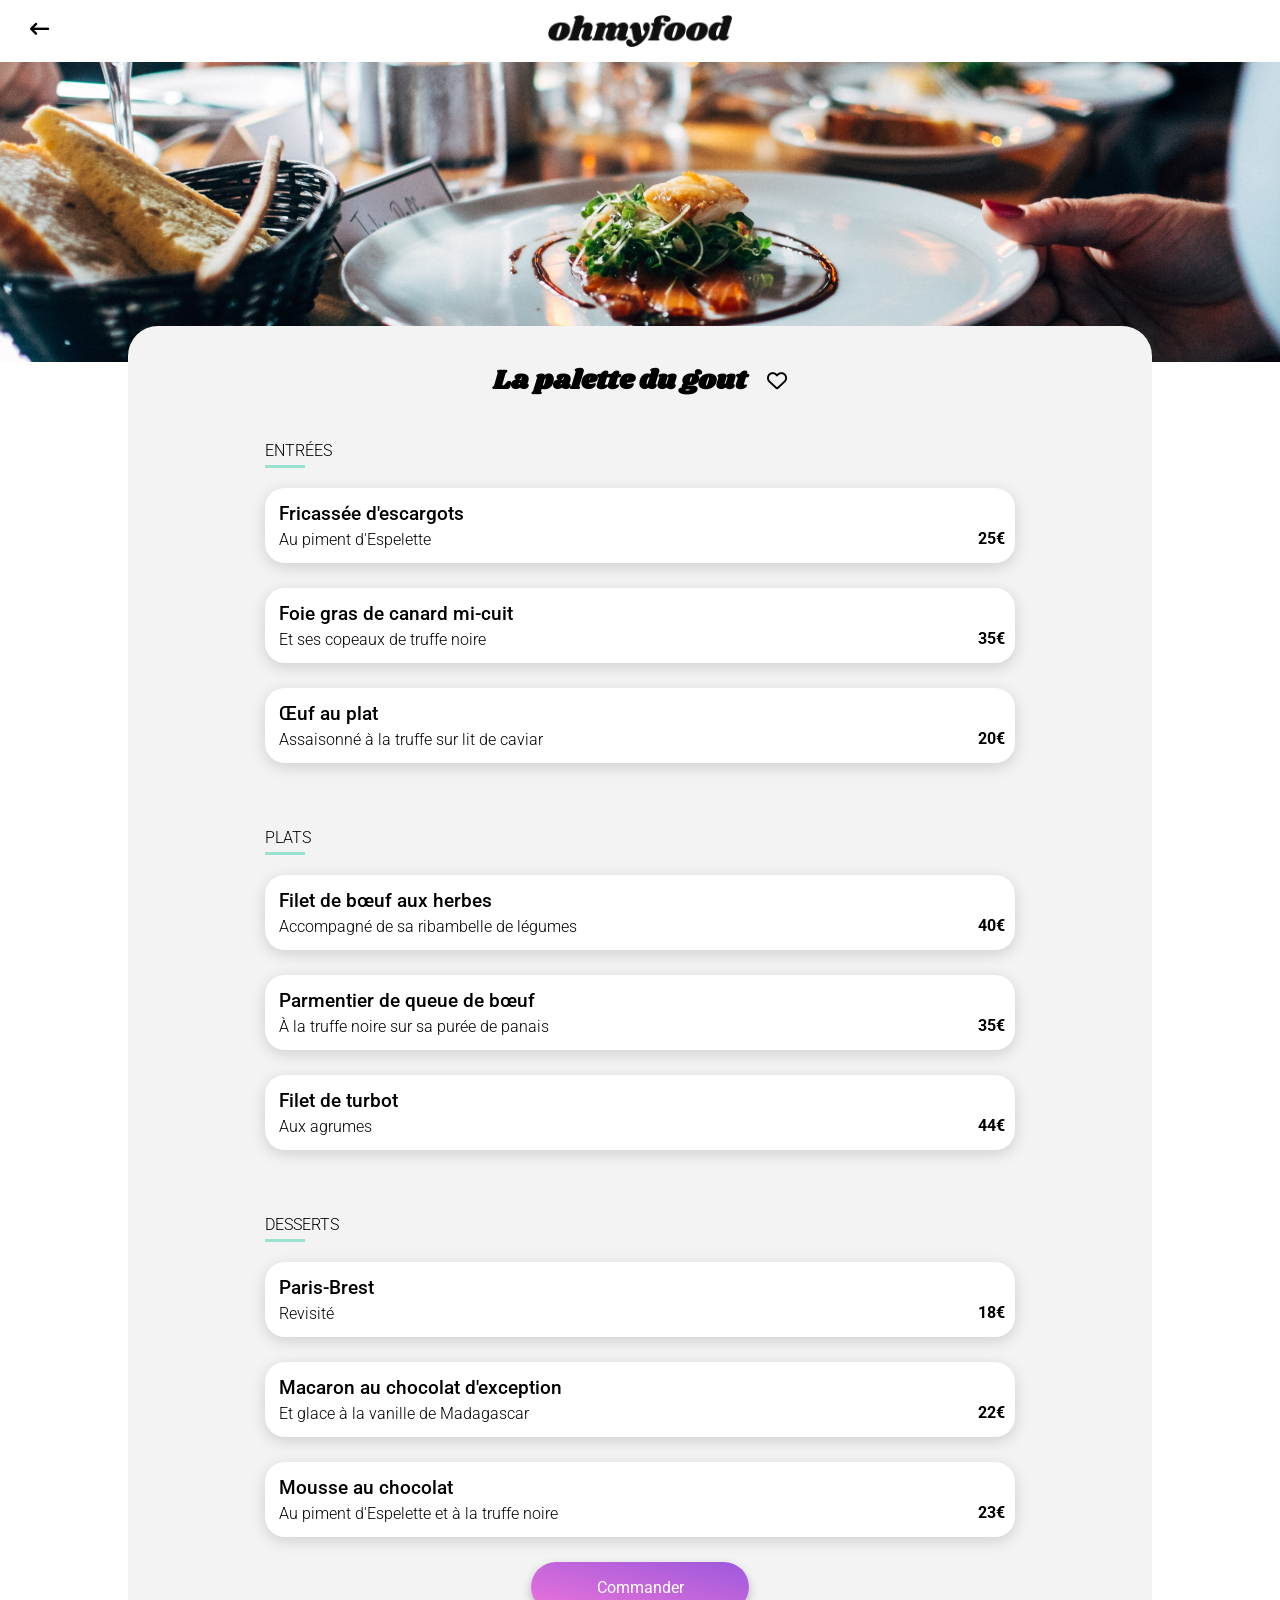
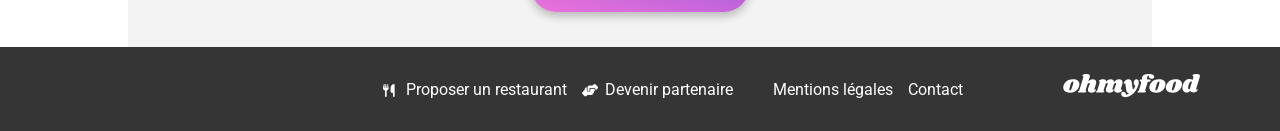
<file: restaurants/palette_du_gout.html>
<!DOCTYPE html>

<html lang="fr">
    <head>
        <meta charset="utf-8">
        <meta http-equiv="X-UA-Compatible" content="IE=edge">
        <title>ohmyfood - La palette du gout</title>
        <meta name="description" content="carte du restaurant La palette du gout sur ohmyfood">
        <meta name="viewport" content="width=device-width, initial-scale=1">
        <link rel="stylesheet" href="https://cdnjs.cloudflare.com/ajax/libs/font-awesome/6.2.1/css/all.min.css" integrity="sha512-MV7K8+y+gLIBoVD59lQIYicR65iaqukzvf/nwasF0nqhPay5w/9lJmVM2hMDcnK1OnMGCdVK+iQrJ7lzPJQd1w==" crossorigin="anonymous" referrerpolicy="no-referrer" />
        <link rel="preconnect" href="https://fonts.googleapis.com">
        <link rel="preconnect" href="https://fonts.gstatic.com" crossorigin>
        <link href="https://fonts.googleapis.com/css2?family=Inter:ital,opsz,wght@0,14..32,100..900;1,14..32,100..900&family=Manrope:wght@200..800&family=Montserrat:ital,wght@0,100..900;1,100..900&family=Shrikhand&display=swap" rel="stylesheet">
        <link rel="preconnect" href="https://fonts.googleapis.com">
        <link rel="preconnect" href="https://fonts.gstatic.com" crossorigin>
        <link href="https://fonts.googleapis.com/css2?family=Inter:ital,opsz,wght@0,14..32,100..900;1,14..32,100..900&family=Manrope:wght@200..800&family=Montserrat:ital,wght@0,100..900;1,100..900&family=Roboto:ital,wght@0,100..900;1,100..900&family=Shrikhand&display=swap" rel="stylesheet">
        <link rel="stylesheet" href="../assets/style.css">
    </head>
    <body class="body">
        <header class="restaurant-header">
                <a href="../index.html"><i class="fa-solid fa-arrow-left-long restaurant-header__icon"></i></a>
                <img class="restaurant-header__logo" src="../assets/images/logo/ohmyfood.png" alt="ohmyfood logo">
        </header>
        <main class="main__restaurant">
            <div class="menu__img">
                <img src="../assets/images/restaurants/jay-wennington-N_Y88TWmGwA-unsplash.jpg" alt="photo du restaurant">
            </div>
            <div id="wrapper">
                <div class="menu">
                    <div class="restaurant">
                        <h1 class="restaurant__name">La palette du gout</h1>
                        <label class="restaurant__checkbox">
                            <input type="checkbox">
                            <i class="fa-regular fa-heart restaurant__icon"></i>
                        </label>
                    </div>
                    <div class="menu__wrapper">
                        <section class="menu__section">
                            <h2 class="menu__title">Entrées</h2>
                            <span class="menu__bar"></span>
                            <label class="menu__label">
                                <input type="checkbox">
                                <span class="menu__dish">
                                    <span class="menu__dish-text">
                                        <span class="menu__dish-name">Fricassée d'escargots</span>
                                        <span class="menu__dish-description">Au piment d'Espelette</span> 
                                    </span>
                                    <span class="menu__dish-animation">
                                        <span class="menu__dish-price">25€</span>
                                        <span class="menu__dish-check">
                                            <span class="menu__dish-check-icon">
                                                <i class="fa-solid fa-circle-check"></i>
                                            </span>
                                        </span>
                                    </span>
                                </span>
                            </label>
                            <label class="menu__label">
                                <input type="checkbox">
                                <span class="menu__dish">
                                    <span class="menu__dish-text">
                                        <span class="menu__dish-name">Foie gras de canard mi-cuit</span>
                                        <span class="menu__dish-description">Et ses copeaux de truffe noire</span> 
                                    </span>
                                    <span class="menu__dish-animation">
                                        <span class="menu__dish-price">35€</span>
                                        <span class="menu__dish-check">
                                            <span class="menu__dish-check-icon">
                                                <i class="fa-solid fa-circle-check"></i>
                                            </span>
                                        </span>
                                    </span>
                                </span>
                            </label>
                            <label class="menu__label">
                                <input type="checkbox">
                                <span class="menu__dish">
                                    <span class="menu__dish-text">
                                        <span class="menu__dish-name">Œuf au plat</span>
                                        <span class="menu__dish-description">Assaisonné à la truffe sur lit de caviar</span> 
                                    </span>
                                    <span class="menu__dish-animation">
                                        <span class="menu__dish-price">20€</span>
                                        <span class="menu__dish-check">
                                            <span class="menu__dish-check-icon">
                                                <i class="fa-solid fa-circle-check"></i>
                                            </span>
                                        </span>
                                    </span>
                                </span>
                            </label> 
                        </section>
                        <section class="menu__section">
                            <h2 class="menu__title">Plats</h2>
                            <span class="menu__bar"></span>
                            <label class="menu__label">
                                <input type="checkbox">
                                <span class="menu__dish">
                                    <span class="menu__dish-text">
                                        <span class="menu__dish-name">Filet de bœuf aux herbes</span>
                                        <span class="menu__dish-description">Accompagné de sa ribambelle de légumes</span> 
                                    </span>
                                    <span class="menu__dish-animation">
                                        <span class="menu__dish-price">40€</span>
                                        <span class="menu__dish-check">
                                            <span class="menu__dish-check-icon">
                                                <i class="fa-solid fa-circle-check"></i>
                                            </span>
                                        </span>
                                    </span>
                                </span>
                            </label>
                            <label class="menu__label">
                                <input type="checkbox">
                                <span class="menu__dish">
                                    <span class="menu__dish-text">
                                        <span class="menu__dish-name">Parmentier de queue de bœuf</span>
                                        <span class="menu__dish-description">À la truffe noire sur sa purée de panais</span> 
                                    </span>
                                    <span class="menu__dish-animation">
                                        <span class="menu__dish-price">35€</span>
                                        <span class="menu__dish-check">
                                            <span class="menu__dish-check-icon">
                                                <i class="fa-solid fa-circle-check"></i>
                                            </span>
                                        </span>
                                    </span>
                                </span>
                            </label>
                            <label class="menu__label">
                                <input type="checkbox">
                                <span class="menu__dish">
                                    <span class="menu__dish-text">
                                        <span class="menu__dish-name">Filet de turbot</span>
                                        <span class="menu__dish-description">Aux agrumes</span> 
                                    </span>
                                    <span class="menu__dish-animation">
                                        <span class="menu__dish-price">44€</span>
                                        <span class="menu__dish-check">
                                            <span class="menu__dish-check-icon">
                                                <i class="fa-solid fa-circle-check"></i>
                                            </span>
                                        </span>
                                    </span>
                                </span>
                            </label>
                        </section>
                        <section class="menu__section">
                            <h2 class="menu__title">Desserts</h2>
                            <span class="menu__bar"></span>
                            <label class="menu__label">
                                <input type="checkbox">
                                <span class="menu__dish">
                                    <span class="menu__dish-text">
                                        <span class="menu__dish-name">Paris-Brest</span>
                                        <span class="menu__dish-description">Revisité</span> 
                                    </span>
                                    <span class="menu__dish-animation">
                                        <span class="menu__dish-price">18€</span>
                                        <span class="menu__dish-check">
                                            <span class="menu__dish-check-icon">
                                                <i class="fa-solid fa-circle-check"></i>
                                            </span>
                                        </span>
                                    </span>
                                </span>
                            </label>
                            <label class="menu__label">
                                <input type="checkbox">
                                <span class="menu__dish">
                                    <span class="menu__dish-text">
                                        <span class="menu__dish-name">Macaron au chocolat d'exception</span>
                                        <span class="menu__dish-description">Et glace à la vanille de Madagascar</span> 
                                    </span>
                                    <span class="menu__dish-animation">
                                        <span class="menu__dish-price">22€</span>
                                        <span class="menu__dish-check">
                                            <span class="menu__dish-check-icon">
                                                <i class="fa-solid fa-circle-check"></i>
                                            </span>
                                        </span>
                                    </span>
                                </span>
                            </label>
                            <label class="menu__label">
                                <input type="checkbox">
                                <span class="menu__dish">
                                    <span class="menu__dish-text">
                                    <span class="menu__dish-name">Mousse au chocolat</span>
                                    <span class="menu__dish-description">Au piment d'Espelette et à la truffe noire</span> 
                                    </span>
                                    <span class="menu__dish-animation">
                                        <span class="menu__dish-price">23€</span>
                                        <span class="menu__dish-check">
                                            <span class="menu__dish-check-icon">
                                                <i class="fa-solid fa-circle-check"></i>
                                            </span>
                                        </span>
                                    </span>
                                </span>
                            </label>
                        </section>
                    </div>
                    <div class="menu__button">
                        <button>Commander</button> 
                    </div>
                </div>
            </div>
        </main>
        <footer class="footer">
            <div class="footer__logo">
                <svg width="196" height="34" viewBox="0 0 196 34" fill="none" xmlns="http://www.w3.org/2000/svg">
                    <path d="M13.932 7.956C17.196 7.956 19.596 8.61599 21.132 9.936C22.692 11.256 23.472 12.984 23.472 15.12C23.472 15.84 23.376 16.644 23.184 17.532C22.728 19.5 21.876 21.228 20.628 22.716C19.38 24.18 17.844 25.32 16.02 26.136C14.22 26.928 12.264 27.324 10.152 27.324C6.81599 27.324 4.34399 26.664 2.73599 25.344C1.15199 24 0.359985 22.224 0.359985 20.016C0.359985 19.272 0.455985 18.444 0.647985 17.532C1.10399 15.66 1.96799 14.004 3.23999 12.564C4.53599 11.1 6.10799 9.972 7.95599 9.18C9.82799 8.364 11.82 7.956 13.932 7.956ZM13.824 11.16C13.32 11.16 12.78 11.616 12.204 12.528C11.652 13.416 10.992 15.108 10.224 17.604C9.45599 20.1 9.07199 21.852 9.07199 22.86C9.07199 23.388 9.15599 23.748 9.32399 23.94C9.49199 24.108 9.71999 24.192 10.008 24.192C10.512 24.24 11.028 23.808 11.556 22.896C12.108 21.984 12.792 20.208 13.608 17.568C14.352 15.24 14.724 13.548 14.724 12.492C14.724 11.988 14.64 11.64 14.472 11.448C14.328 11.256 14.112 11.16 13.824 11.16Z" fill="currentColor"/>
                    <path d="M44.9899 22.032C44.9419 22.128 44.9179 22.272 44.9179 22.464C44.9179 22.632 44.9539 22.764 45.0259 22.86C45.1219 22.956 45.2419 23.004 45.3859 23.004C45.6739 23.004 45.9139 22.884 46.1059 22.644C46.3219 22.38 46.4659 22.248 46.5379 22.248C46.6579 22.248 46.7539 22.332 46.8259 22.5C46.8979 22.644 46.9339 22.824 46.9339 23.04C46.9579 23.736 46.7299 24.42 46.2499 25.092C45.7699 25.74 45.0619 26.28 44.1259 26.712C43.2139 27.12 42.1099 27.324 40.8139 27.324C39.2299 27.324 37.9699 26.964 37.0339 26.244C36.0979 25.5 35.6179 24.516 35.5939 23.292C35.5939 22.404 35.8099 21.408 36.2419 20.304L38.2219 15.12C38.3419 14.808 38.4019 14.556 38.4019 14.364C38.4019 14.052 38.2939 13.812 38.0779 13.644C37.8859 13.452 37.6459 13.356 37.3579 13.356C36.9019 13.356 36.4339 13.572 35.9539 14.004C35.4979 14.412 35.1259 15.084 34.8379 16.02V15.948L32.5699 23.256C32.4979 23.544 32.4619 23.796 32.4619 24.012C32.4619 24.324 32.5219 24.576 32.6419 24.768C32.7619 24.936 32.9299 25.104 
                        33.1459 25.272C33.3139 25.44 33.4339 25.584 33.5059 25.704C33.5779 25.8 33.5899 25.932 33.5419 26.1C33.4219 26.412 33.1819 26.64 32.8219 26.784C32.4619 26.928 31.9099 27 31.1659 27H22.9579C22.3339 27 21.8779 26.904 21.5899 26.712C21.3019 26.496 21.2059 26.22 21.3019 25.884C21.3979 25.596 21.6499 25.344 22.0579 25.128C22.4179 24.936 22.7179 24.708 22.9579 24.444C23.1979 24.18 23.4019 23.76 23.5699 23.184L29.0419 5.22C29.1139 5.004 29.1499 4.824 29.1499 4.68C29.1499 4.416 29.0779 4.2 28.9339 4.032C28.8139 3.864 28.6459 3.696 28.4299 3.528C28.1899 3.336 28.0099 3.168 27.8899 3.024C27.7939 2.88 27.7819 2.688 27.8539 2.448C27.9979 1.896 28.7539 1.416 30.1219 1.00799C31.4899 0.599996 32.9179 0.395996 34.4059 0.395996C35.7979 0.395996 36.8179 0.659996 37.4659 1.188C38.1379 1.716 38.4739 2.436 38.4739 3.348C38.4739 3.876 38.3899 4.392 38.2219 4.896L36.2779 11.232C37.2139 10.008 38.1979 9.156 39.2299 8.676C40.2859 8.196 41.4259 7.956 42.6499 7.956C44.1139 7.956 45.2899 8.4 
                        46.1779 9.288C47.0899 10.176 47.5459 11.328 47.5459 12.744C47.5459 13.488 47.4259 14.22 47.1859 14.94L44.9899 22.032Z" fill="currentColor"/>
                    <path d="M82.7165 22.032C82.6685 22.128 82.6445 22.272 82.6445 22.464C82.6445 22.632 82.6805 22.764 82.7525 22.86C82.8485 22.956 82.9685 23.004 83.1125 23.004C83.4005 23.004 83.6405 22.884 83.8325 22.644C84.0485 22.38 84.1925 22.248 84.2645 22.248C84.3845 22.248 84.4805 22.332 84.5525 22.5C84.6245 22.644 84.6605 22.824 84.6605 23.04C84.6845 23.736 84.4565 24.42 83.9765 25.092C83.4965 25.74 82.7885 26.28 81.8525 26.712C80.9405 27.12 79.8365 27.324 78.5405 27.324C76.9565 27.324 75.6965 26.964 74.7605 26.244C73.8245 25.5 73.3445 24.516 73.3205 23.292C73.3205 22.404 73.5365 21.408 73.9685 20.304L75.9485 15.12C76.0685 14.808 76.1285 14.556 76.1285 14.364C76.1285 14.052 76.0205 13.812 75.8045 13.644C75.6125 13.452 75.3725 13.356 75.0845 13.356C74.6765 13.356 74.2565 13.536 73.8245 13.896C73.3925 14.256 73.0085 14.82 72.6725 15.588L70.6925 22.032C70.6445 22.128 70.6205 22.272 70.6205 22.464C70.6205 22.632 70.6565 22.764 70.7285 22.86C70.8245 22.956 70.9445 23.004 71.0885 23.004C71.3765 
                        23.004 71.6165 22.884 71.8085 22.644C72.0245 22.38 72.1685 22.248 72.2405 22.248C72.3605 22.248 72.4565 22.332 72.5285 22.5C72.6005 22.644 72.6365 22.824 72.6365 23.04C72.6605 23.736 72.4325 24.42 71.9525 25.092C71.4725 25.74 70.7645 26.28 69.8285 26.712C68.9165 27.12 67.8125 27.324 66.5165 27.324C64.9325 27.324 63.6725 26.964 62.7365 26.244C61.8005 25.5 61.3205 24.516 61.2965 23.292C61.2965 22.404 61.5125 21.408 61.9445 20.304L63.9245 15.12C64.0445 14.808 64.1045 14.556 64.1045 14.364C64.1045 14.052 63.9965 13.812 63.7805 13.644C63.5885 13.452 63.3485 13.356 63.0605 13.356C62.6525 13.356 62.2325 13.536 61.8005 13.896C61.3685 14.232 61.0085 14.784 60.7205 15.552L58.3445 23.256C58.2485 23.52 58.2005 23.772 58.2005 24.012C58.2005 24.3 58.2605 24.54 58.3805 24.732C58.5005 24.9 58.6685 25.08 58.8845 25.272C59.0525 25.416 59.1725 25.548 59.2445 25.668C59.3165 25.788 59.3285 25.932 59.2805 26.1C59.1845 26.412 58.9565 26.64 58.5965 26.784C58.2365 26.928 57.6725 27 56.9045 27H48.6965C48.0725 
                        27 47.6285 26.904 47.3645 26.712C47.0765 26.496 46.9685 26.22 47.0405 25.884C47.1365 25.596 47.3885 
                        25.344 47.7965 25.128C48.1565 24.936 48.4565 24.708 48.6965 24.444C48.9365 24.18 49.1405 23.76 49.3085 23.184L52.5125 12.78C52.5605 12.66 52.5845 12.492 52.5845 12.276C52.5845 12.012 52.5245 11.808 52.4045 11.664C52.3085 11.52 52.1405 11.34 51.9005 11.124C51.6605 10.932 51.4925 10.764 51.3965 10.62C51.3005 10.476 51.2885 10.284 51.3605 10.044C51.5045 9.492 52.2605 9.012 53.6285 8.604C54.9965 8.172 56.4245 7.956 57.9125 7.956C59.0885 7.956 60.0125 8.28 60.6845 8.928C61.3805 9.576 61.7165 10.464 61.6925 11.592C62.6765 10.224 63.7085 9.276 64.7885 8.748C65.8925 8.22 67.0805 7.956 68.3525 7.956C69.7445 7.956 70.8725 8.364 71.7365 9.18C72.6245 9.972 73.1165 11.016 73.2125 12.312C74.2445 10.68 75.3485 9.552 76.5245 8.928C77.7005 8.28 78.9845 7.956 80.3765 7.956C81.8405 7.956 83.0165 8.4 83.9045 9.288C84.8165 10.176 85.2725 11.328 85.2725 12.744C85.2725 13.488 85.1525 14.22 84.9125 14.94L82.7165 22.032Z" fill="currentColor"/>
                    <path d="M104.932 7.956C105.988 7.956 106.828 8.388 107.452 9.252C108.1 10.092 108.424 11.244 108.424 12.708C108.424 13.98 108.196 15.348 107.74 16.812C106.852 19.764 105.424 22.548 103.456 25.164C101.512 27.78 99.2675 29.88 96.7235 31.464C94.2035 33.048 91.6836 33.84 89.1636 33.84C87.9156 33.84 86.8355 33.624 85.9235 33.192C85.0355 32.76 84.3635 32.184 83.9075 31.464C83.4275 30.744 83.1875 29.976 83.1875 29.16C83.1875 28.8 83.2475 28.404 83.3675 27.972C83.5835 27.3 83.9435 26.784 84.4475 26.424C84.9515 26.064 85.5516 25.884 86.2476 25.884C87.3516 25.884 88.2515 26.256 88.9475 27C89.6675 27.768 90.1236 28.812 90.3156 30.132C91.8516 30.06 93.2675 29.4 94.5635 28.152C93.3395 27.936 92.4275 27.528 91.8275 26.928C91.2515 26.304 90.8555 25.344 90.6395 24.048L89.1995 15.228C89.1275 14.772 89.0195 14.46 88.8755 14.292C88.7555 14.1 88.5876 14.004 88.3716 14.004C88.2036 14.004 87.9995 14.088 87.7595 14.256C87.5435 14.424 87.3875 14.508 87.2915 14.508C87.0995 14.508 87.0035 14.304 87.0035 13.896C87.0035 
                        13.56 87.0635 13.2 87.1835 12.816C87.6155 11.448 88.4196 10.296 89.5956 9.36C90.7716 8.4 92.1395 7.92 93.6995 7.92C95.2355 7.92 96.3635 8.376 97.0835 9.288C97.8275 10.2 98.3076 11.604 98.5236 13.5L99.6035 21.42C99.6755 22.02 99.8915 22.32 100.252 22.32C100.684 22.32 101.188 21.936 101.764 21.168C102.34 20.376 102.904 19.26 103.456 17.82C102.736 17.172 102.184 16.428 101.8 15.588C101.416 14.748 101.224 13.848 101.224 12.888C101.224 12.144 101.32 11.472 101.512 10.872C101.8 9.912 102.244 9.192 102.844 8.712C103.468 8.208 104.164 7.956 104.932 7.956Z" fill="currentColor"/>
                    <path d="M122.864 0.395996C125.432 0.395996 127.352 0.791996 128.624 1.584C129.92 2.352 130.568 3.3 130.568 4.428C130.568 5.34 130.184 6.048 129.416 6.552C128.672 7.032 127.688 7.272 126.464 7.272C125.336 7.272 124.46 6.996 123.836 6.444C123.212 5.892 122.9 5.208 122.9 4.392C122.9 3.888 123.056 3.36 123.368 2.808C122.648 2.808 122.048 2.988 121.568 3.348C121.088 3.684 120.716 4.272 120.452 5.112C120.308 5.64 120.236 6.132 120.236 6.588C120.236 7.164 120.332 7.62 120.524 7.956C120.74 8.268 121.04 8.424 121.424 8.424H123.548C124.796 8.424 125.42 8.808 125.42 9.576C125.42 9.672 125.396 9.816 125.348 10.008C125.204 10.536 124.904 10.932 124.448 11.196C124.016 11.46 123.356 11.592 122.468 11.592H121.388L117.824 23.256C117.752 23.544 117.716 23.796 117.716 24.012C117.716 24.324 117.776 24.576 117.896 24.768C118.016 24.936 118.184 25.104 118.4 25.272C118.568 25.44 118.688 25.584 118.76 25.704C118.832 25.8 118.844 25.932 118.796 26.1C118.676 26.412 118.436 26.64 118.076 26.784C117.716 26.928 117.164 27 116.42 
                        27H108.212C107.588 27 107.132 26.904 106.844 26.712C106.556 26.496 106.46 26.22 106.556 25.884C106.652 25.596 106.904 25.344 107.312 25.128C107.672 24.936 107.972 24.708 108.212 24.444C108.452 24.18 108.656 23.76 108.824 23.184L111.632 13.968C111.752 13.608 111.812 13.236 111.812 12.852C111.812 12.372 111.704 12 111.488 11.736C111.296 11.448 110.996 11.136 110.588 10.8C110.324 10.584 110.12 10.404 109.976 10.26C109.856 10.092 109.796 9.9 109.796 9.684C109.772 9.228 109.928 8.904 110.264 8.712C110.624 8.52 111.296 8.424 112.28 8.424H113.18C113.012 7.824 112.928 7.224 112.928 6.624C112.928 6.024 113.036 5.4 113.252 4.752C113.708 3.528 114.68 2.496 116.168 1.65599C117.68 0.815996 119.912 0.395996 122.864 0.395996Z" fill="currentColor"/>
                    <path d="M137.084 7.956C140.348 7.956 142.748 8.61599 144.284 9.936C145.844 11.256 146.624 12.984 146.624 15.12C146.624 15.84 146.528 16.644 146.336 17.532C145.88 19.5 145.028 21.228 143.78 22.716C142.532 24.18 140.996 25.32 139.172 26.136C137.372 26.928 135.416 27.324 133.304 27.324C129.968 27.324 127.496 26.664 125.888 25.344C124.304 24 123.512 22.224 123.512 20.016C123.512 19.272 123.608 18.444 123.8 17.532C124.256 15.66 125.12 14.004 126.392 12.564C127.688 11.1 129.26 9.972 131.108 9.18C132.98 8.364 134.972 7.956 137.084 7.956ZM136.976 11.16C136.472 11.16 135.932 11.616 135.356 12.528C134.804 13.416 134.144 15.108 133.376 17.604C132.608 20.1 132.224 21.852 132.224 22.86C132.224 23.388 132.308 23.748 132.476 23.94C132.644 24.108 132.872 24.192 133.16 24.192C133.664 24.24 134.18 23.808 134.708 22.896C135.26 21.984 135.944 20.208 136.76 17.568C137.504 15.24 137.876 13.548 137.876 12.492C137.876 11.988 137.792 11.64 137.624 11.448C137.48 11.256 137.264 11.16 136.976 11.16Z" fill="currentColor"/>
                    <path d="M160.709 7.956C163.973 7.956 166.373 8.61599 167.909 9.936C169.469 11.256 170.249 12.984 170.249 15.12C170.249 15.84 170.153 16.644 169.961 17.532C169.505 19.5 168.653 21.228 167.405 22.716C166.157 24.18 164.621 25.32 162.797 26.136C160.997 26.928 159.041 27.324 156.929 27.324C153.593 27.324 151.121 26.664 149.513 25.344C147.929 24 147.137 22.224 147.137 20.016C147.137 19.272 147.233 18.444 147.425 17.532C147.881 15.66 148.745 14.004 150.017 12.564C151.313 11.1 152.885 9.972 154.733 9.18C156.605 8.364 158.597 7.956 160.709 7.956ZM160.601 11.16C160.097 11.16 159.557 11.616 158.981 12.528C158.429 13.416 157.769 15.108 157.001 17.604C156.233 20.1 155.849 21.852 155.849 22.86C155.849 23.388 155.933 23.748 156.101 23.94C156.269 24.108 156.497 24.192 156.785 24.192C157.289 24.24 157.805 23.808 158.333 22.896C158.885 21.984 159.569 20.208 160.385 17.568C161.129 15.24 161.501 13.548 161.501 12.492C161.501 11.988 161.417 11.64 161.249 11.448C161.105 11.256 160.889 11.16 160.601 11.16Z" fill="currentColor"/>
                    <path d="M190.526 21.816C190.478 22.008 190.454 22.14 190.454 22.212C190.454 22.38 190.502 22.512 190.598 22.608C190.694 22.704 190.814 22.752 190.958 22.752C191.246 22.752 191.486 22.632 191.678 22.392C191.894 22.128 192.038 21.996 192.11 21.996C192.23 21.996 192.326 22.08 192.398 22.248C192.47 22.416 192.506 22.608 192.506 22.824C192.53 23.472 192.278 24.132 191.75 24.804C191.246 25.476 190.562 26.028 189.698 26.46C188.834 26.892 187.898 27.108 186.89 27.108C185.69 27.108 184.646 26.88 183.758 26.424C182.87 25.968 182.258 25.368 181.922 24.624C181.274 25.464 180.53 26.088 179.69 26.496C178.85 26.904 177.962 27.108 177.026 27.108C175.922 27.108 174.89 26.832 173.93 26.28C172.994 25.728 172.238 24.948 171.662 23.94C171.11 22.908 170.834 21.744 170.834 20.448C170.834 18.264 171.242 16.212 172.058 14.292C172.898 12.348 174.062 10.788 175.55 9.612C177.038 8.412 178.73 7.812 180.626 7.812C181.658 7.812 182.534 7.932 183.254 8.172C183.998 8.412 184.67 8.772 185.27 9.252L186.494 5.22C186.566 5.004 186.602 4.824 186.602 
                        4.68C186.602 4.416 186.53 4.2 186.386 4.032C186.266 3.864 186.098 3.696 185.882 3.528C185.642 3.336 185.462 3.168 185.342 3.024C185.246 2.88 185.234 2.688 185.306 2.448C185.45 1.896 186.206 1.416 187.574 1.00799C188.942 0.599996 190.37 0.395996 191.858 0.395996C193.25 0.395996 194.27 0.659996 194.918 1.188C195.59 1.716 195.926 2.436 195.926 3.348C195.926 3.876 195.842 4.392 195.674 4.896L190.526 21.816ZM184.514 11.7C184.13 11.364 183.71 11.196 183.254 11.196C182.558 11.196 181.874 11.712 181.202 12.744C180.53 13.776 179.99 15.024 179.582 16.488C179.174 17.952 178.982 19.272 179.006 20.448C179.006 21.768 179.438 22.428 180.302 22.428C180.614 22.428 180.878 22.308 181.094 22.068C181.31 21.804 181.514 21.384 181.706 20.808L184.514 11.7Z" fill="currentColor"/>
                </svg>
            </div>
            <ul class="footer__list">
                <li class="footer__item">
                    <div class="footer__item-container">
                        <i class="footer__item-icon fa-solid fa-utensils"></i>
                    </div>
                    Proposer un restaurant
                </li>
                <li class="footer__item">
                    <div class="footer__item-container">
                        <i class="footer__item-icon fa-solid fa-handshake-angle"></i>
                    </div>
                    Devenir partenaire
                </li> 
            </ul>
            <ul class="footer__list">
                <li class="footer__item">Mentions légales</li>
                <li class="footer__item"><a href="mailto:contact@example.fr">Contact</a></li>
            </ul>
        </footer>
    </body>
</html>
</file>
<file: assets/style.css>
* {
  margin: 0;
  padding: 0;
  box-sizing: border-box;
  font-family: "Roboto", sans-serif;
  text-decoration: none;
}

body {
  background-color: #EAEAEA;
}

input {
  display: none;
}

a {
  color: black;
}

.loader {
  z-index: 1;
  position: fixed;
  inset: 0;
  display: flex;
  justify-content: center;
  align-items: center;
  background-color: #f3f3f3;
  gap: 50px;
  animation: hiddeloader 2s ease-in-out forwards;
  animation-delay: 1.5s;
}
.loader__square {
  z-index: 2;
  height: 50px;
  width: 50px;
  background: linear-gradient(193.33deg, #9356DC -11.44%, #FF79DA 123.93%);
  animation: bounce 1s ease-in-out forwards;
}
.loader__square:nth-child(1) {
  animation-delay: 0.3s;
}
.loader__square:nth-child(2) {
  animation-delay: 0.6s;
}
.loader__square:nth-child(3) {
  animation-delay: 0.9s;
}

.header__logo {
  width: 100%;
  display: flex;
  justify-content: center;
  align-items: center;
  padding: 15px 0;
  background-color: white;
  box-shadow: 0 3px 10px 0 rgba(0, 0, 0, 0.1490196078);
}
.header__logo-img {
  height: 35px;
}

.location {
  width: 100%;
  display: flex;
  flex-direction: row;
  display: flex;
  justify-content: center;
  align-items: center;
  height: 50px;
  gap: 17px;
  box-shadow: 0px 4px 10px 0px rgba(0, 0, 0, 0.2509803922);
}

.explore {
  display: flex;
  flex-direction: column;
  display: flex;
  justify-content: center;
  align-items: center;
  padding: 40px;
  text-align: center;
}
.explore__title {
  font-size: 1.5rem;
  max-width: 275px;
}
.explore__subtitle {
  font-size: 1.2rem;
  font-weight: 300;
  padding: 20px 0;
}
.explore__button {
  width: 218px;
  height: 50px;
  padding: 13px 18px;
  background: linear-gradient(193.33deg, #9356DC -11.44%, #FF79DA 123.93%);
  box-shadow: 0px 4px 10px 0px rgba(0, 0, 0, 0.2509803922);
  border: none;
  border-radius: 25px;
  color: white;
  text-decoration: none;
  display: flex;
  justify-content: center;
  align-items: center;
  transition: opacity 0.4s ease-in-out, box-shadow 0.4s ease-in-out;
}
.explore__button:hover {
  opacity: 0.7;
  box-shadow: 0px 6px 16px 0px rgba(0, 0, 0, 0.2509803922);
}

.steps {
  padding: 20px;
  background-color: white;
}
.steps__title {
  font-size: 1.5rem;
  padding: 26px 0;
}
.steps__box {
  display: flex;
  flex-direction: row;
  width: 100%;
  box-shadow: 0px 4px 15px 0px rgba(0, 0, 0, 0.1490196078);
  border-radius: 20px;
  margin-bottom: 25px;
  padding: 28px 0;
  background-color: #f3f3f3;
  position: relative;
  margin-left: 8px;
}
.steps__box-number {
  height: 24px;
  width: 24px;
  border-radius: 50%;
  background-color: #9356DC;
  color: white;
  font-size: 14px;
  display: flex;
  justify-content: center;
  align-items: center;
  position: absolute;
  left: -12px;
}
.steps__box-icon {
  color: #7E7E7E;
  padding: 0 30px;
}
.steps__box-purple {
  color: #9356DC;
}
.steps__box-text {
  font-weight: 500;
}

.restaurants {
  padding: 60px 20px;
  background-color: #EAEAEA;
}
.restaurants__title {
  font-size: 1.5rem;
  margin-bottom: 20px;
}
.restaurants__cards-img-container {
  position: relative;
  height: 70%;
}
.restaurants__wrapper {
  position: relative;
}
.restaurants__cards {
  width: 100%;
  height: 251px;
  border-radius: 15px;
  box-shadow: 0px 4px 15px 0px rgba(0, 0, 0, 0.1019607843);
  background-color: white;
  margin-bottom: 20px;
}
.restaurants__cards-img {
  width: 100%;
  height: 100%;
  border-radius: 15px 15px 0 0;
  object-fit: cover;
}
.restaurants__cards-new {
  display: flex;
  justify-content: center;
  align-items: center;
  position: absolute;
  top: 10px;
  right: 10px;
  padding: 7px 9px;
  border-radius: 2px;
  width: 80px;
  background-color: #99E2D0;
  color: #008766;
  font-size: 14px;
}
.restaurants__cards-text-container {
  display: flex;
  flex-direction: row;
  justify-content: space-between;
  padding: 10px;
  height: 30%;
  color: black;
  border-radius: 0 0 15px 15px;
}
.restaurants__cards-title {
  font-size: 1.2rem;
  margin-bottom: 5px;
}
.restaurants__cards-location {
  font-size: 1rem;
  font-weight: 300;
}
.restaurants__cards-heart {
  font-size: 20px;
  position: absolute;
  top: 205px;
  right: 15px;
  cursor: pointer;
  transition: all 1s ease-in-out;
}

.footer {
  background-color: #353535;
  padding: 25px 0;
}
.footer__logo svg {
  height: 27px;
  color: white;
  margin-bottom: 16px;
}
.footer__list {
  color: white;
  padding: 0 20px;
  list-style: none;
}
.footer__item {
  margin-bottom: 7px;
  display: flex;
  flex-direction: row;
}
.footer__item-container {
  width: 23px;
}
.footer__item-icon {
  margin-right: 6px;
  font-size: 13px;
}
.footer__item a {
  color: white;
}

.restaurant-header {
  width: 100%;
  display: flex;
  justify-content: center;
  align-items: center;
  padding: 15px 0;
}
.restaurant-header__logo {
  height: 2rem;
}
.restaurant-header__icon {
  font-size: 1.2rem;
  position: absolute;
  top: 20px;
  left: 30px;
}

.menu {
  width: 100%;
  background-color: #f3f3f3;
  border-radius: 30px 30px 0 0;
  margin-top: -40px;
  padding: 35px 17px;
  z-index: 3;
  position: relative;
}
.menu__img {
  z-index: 0;
}
.menu__img img {
  height: 300px;
  width: 100%;
  object-fit: cover;
}
.menu__section {
  opacity: 0;
  animation: appear 2s forwards;
}
.menu__section:nth-child(1) {
  animation-delay: 0.5s;
}
.menu__section:nth-child(2) {
  animation-delay: 1s;
}
.menu__section:nth-child(3) {
  animation-delay: 1.5s;
}
.menu__title {
  font-size: 1rem;
  font-weight: 300;
  text-transform: uppercase;
  margin-top: 40px;
}
.menu__bar {
  display: block;
  background-color: #99E2D0;
  width: 40px;
  height: 3px;
  margin-top: 5px;
  margin-bottom: 20px;
}
.menu__dish {
  width: 100%;
  box-shadow: 0px 4px 15px 0px rgba(0, 0, 0, 0.1490196078);
  border-radius: 20px;
  margin-bottom: 25px;
  background-color: white;
  display: flex;
  justify-content: space-between;
  margin-top: 12px;
  cursor: pointer;
  overflow: hidden;
}
.menu__dish-text {
  padding: 14px;
  display: flex;
  flex-direction: column;
  white-space: nowrap;
  overflow: hidden;
  text-overflow: ellipsis;
}
.menu__dish-name {
  font-size: 1.2rem;
  font-weight: 500;
  margin-bottom: 5px;
  white-space: nowrap;
  overflow: hidden;
  text-overflow: ellipsis;
}
.menu__dish-description {
  font-size: 1rem;
  font-weight: 300;
  white-space: nowrap;
  overflow: hidden;
  text-overflow: ellipsis;
}
.menu__dish-animation {
  width: 150px;
  display: flex;
  align-items: flex-end;
  justify-content: end;
}
.menu__dish-price {
  display: flex;
  align-items: flex-end;
  font-weight: 700;
  padding-bottom: 15px;
}
.menu__dish-check {
  width: 0;
  height: 100%;
  margin-left: 10px;
  background-color: #99E2D0;
  border-radius: 0 20px 20px 0;
  transition: width 1s ease-in-out;
}
.menu__dish-check-icon {
  opacity: 0;
  width: 100%;
  height: 100%;
  display: flex;
  justify-content: center;
  align-items: center;
}
.menu__dish-check-icon > i {
  font-size: 25px;
  color: white;
}
.menu__button {
  display: flex;
  justify-content: center;
  align-items: center;
}
.menu__button button {
  width: 218px;
  height: 50px;
  padding: 13px 18px;
  background: linear-gradient(193.33deg, #9356DC -11.44%, #FF79DA 123.93%);
  box-shadow: 0px 4px 10px 0px rgba(0, 0, 0, 0.2509803922);
  border: none;
  border-radius: 25px;
  color: white;
  text-decoration: none;
  cursor: pointer;
  font-size: 1rem;
  transition: opacity 0.2s ease-in, box-shadow 0.2s ease-in;
}
.menu__button button:hover {
  opacity: 0.7;
  box-shadow: 0px 6px 16px 0px rgba(0, 0, 0, 0.2509803922);
}

.menu__label:has(input:checked) .menu__dish-check {
  width: 100px;
}
.menu__label:has(input:checked) .menu__dish-check-icon {
  opacity: 1;
}

.restaurant {
  width: 100%;
  display: flex;
  justify-content: space-between;
  align-items: center;
}
.restaurant__name {
  font-family: "Shrikhand", sans-serif;
  font-size: 1.7rem;
}
.restaurant__icon {
  font-size: 20px;
  margin-left: 20px;
  cursor: pointer;
  transition: all 0.4s ease-in-out;
}
.restaurant__checkbox:has(input:checked) i {
  background: linear-gradient(193.33deg, #9356DC -11.44%, #FF79DA 123.93%);
  background-clip: text;
  -webkit-background-clip: text;
  -webkit-text-fill-color: transparent;
}
.restaurant__checkbox:has(input:checked) i::before {
  content: "\f004";
  font-family: "Font Awesome 6 Free";
  font-weight: 900;
}

@keyframes bounce {
  0% {
    transform: translateY(0);
  }
  50% {
    transform: translateY(-20px);
  }
  100% {
    transform: translateY(0);
    opacity: 0;
  }
}
@keyframes hiddeloader {
  from {
    opacity: 1;
  }
  to {
    opacity: 0;
    visibility: hidden;
  }
}
@keyframes appear {
  from {
    opacity: 0;
    transform: translateY(100px);
  }
  to {
    opacity: 1;
    transform: translateY(0);
  }
}
@media (min-width: 768px) {
  .header__logo,
  .header__location {
    box-shadow: none;
  }
  .explore {
    background-color: #f3f3f3;
  }
  .explore__title {
    max-width: none;
    font-size: 2.5rem;
  }
  .steps {
    display: flex;
    justify-content: center;
    align-items: center;
  }
  .steps__content {
    max-width: 1024px;
    width: 100%;
    display: flex;
    flex-direction: column;
  }
  .steps__wrapper {
    display: flex;
    justify-content: center;
    align-items: center;
    display: flex;
    flex-direction: row;
    gap: 24px;
  }
  .restaurant__icon,
  .restaurant__icon-full {
    right: 330px;
  }
  .restaurant {
    justify-content: center;
  }
  .restaurant__icon, .restaurant__icon-full {
    right: 220px;
  }
}
@media (min-width: 1024px) {
  .restaurants {
    display: flex;
    justify-content: center;
    align-items: center;
  }
  .body {
    background-color: white;
  }
  #wrapper {
    width: 100%;
    display: flex;
    justify-content: center;
    align-items: center;
  }
  .restaurant__wrapper,
  .menu {
    max-width: 1024px;
    width: 100%;
  }
  .menu__dish {
    width: 750px;
  }
  .menu__wrapper {
    display: flex;
    justify-content: center;
    align-items: center;
    display: flex;
    flex-direction: column;
  }
  .restaurants__cards-container {
    display: grid;
    grid-template-columns: repeat(2, 1fr);
    grid-template-rows: repeat(2, 1fr);
    column-gap: 100px;
    row-gap: 50px;
  }
  .footer {
    display: flex;
    justify-content: flex-end;
  }
  .footer__logo {
    display: flex;
    margin: 0 80px 7px 80px;
  }
  .footer__logo > svg {
    height: 27px;
    width: 137px;
    margin: 0;
  }
  .footer__list {
    display: flex;
    flex-direction: row;
    align-items: last baseline;
    gap: 15px;
  }
  .footer__item {
    max-width: 200px;
  }
  .footer > :first-child {
    order: 3;
  }
  .restaurant {
    justify-content: center;
  }
  .restaurant__icon, .restaurant__icon-full {
    right: 350px;
  }
}

/*# sourceMappingURL=style.css.map */
</file>
